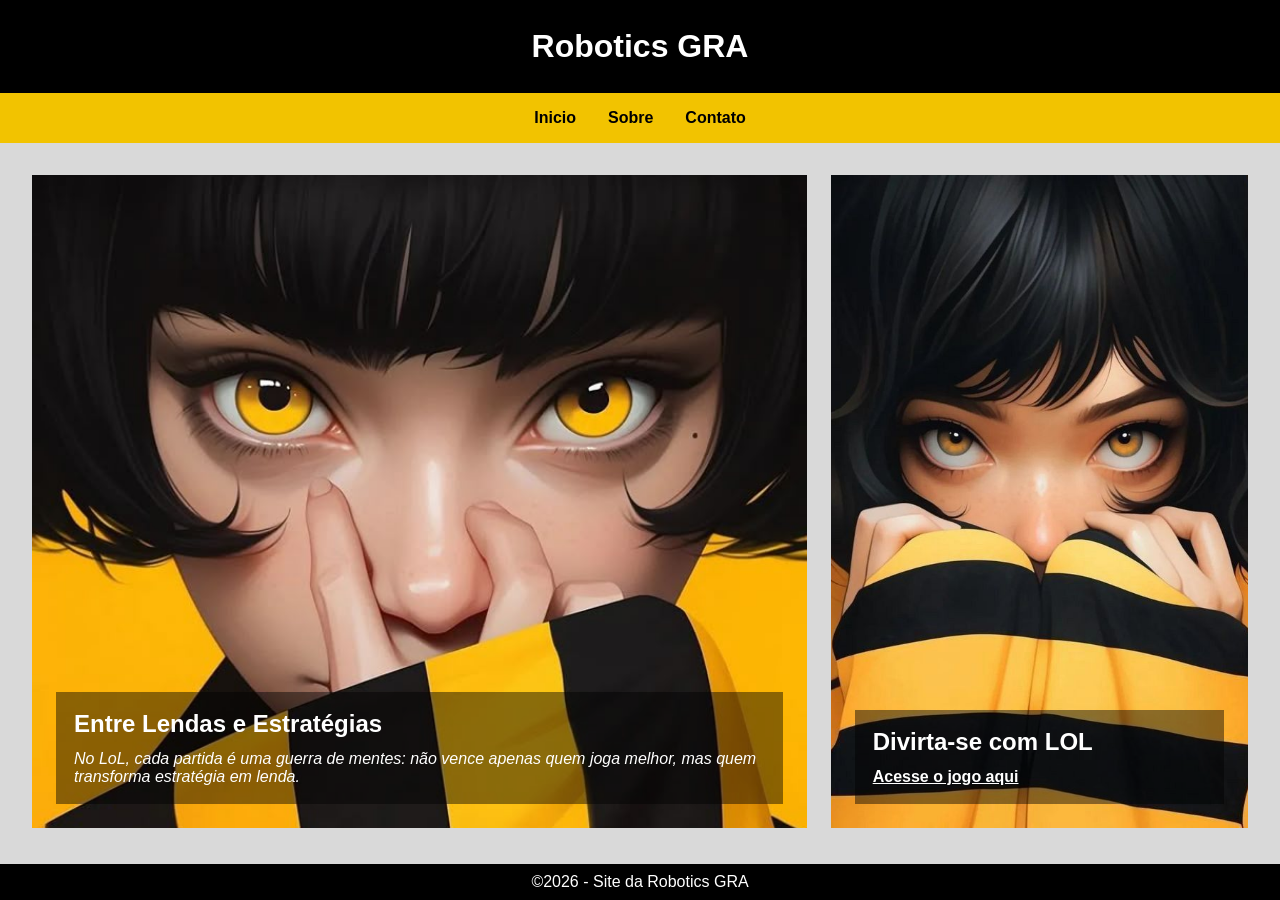
<file: atividade-roboticsgra/index.html>
<!DOCTYPE html>
<html lang="pt-BR">
<head>
    <meta charset="UTF-8">
    <meta name="viewport" content="width=device-width, initial-scale=1.0">
    <title>Robotics GRA</title>
    <link rel="stylesheet" href="style.css">
</head>
<body>
    <header class="topo">
        <h1>Robotics GRA</h1>
    </header>

    <nav class="menu">
        <a href="#">Inicio</a>
        <a href="#">Sobre</a>
        <a href="#">Contato</a>
    </nav>

    <main class="conteudo">
        <section class="principal">
            <img src="img/imagem01.jpg" alt="Imagem principal da Robotics GRA" class="imagem-conteudo">
            <div class="texto-sobreposto">
                <h2> Entre Lendas e Estratégias</h2>
                <p><span style="font-style: italic;">No LoL, cada partida é uma guerra de mentes: não vence apenas quem joga melhor, mas quem transforma estratégia em lenda.</span></p>
            </div>
        </section>

        <aside class="lateral">
            <img src="img/imagem02.jpg" alt="Imagem lateral da Robotics GRA" class="imagem-conteudo">
            <div class="texto-sobreposto">
                <h2>Divirta-se com LOL</h2>
                <p><a href="https://www.leagueoflegends.com/pt-br/" target="_blank" rel="noopener noreferrer">Acesse o jogo aqui</a></p>
            </div>
        </aside>
    </main>

    <footer class="rodape">&copy;2026 - Site da Robotics GRA</footer>
</body>
</html>
</file>
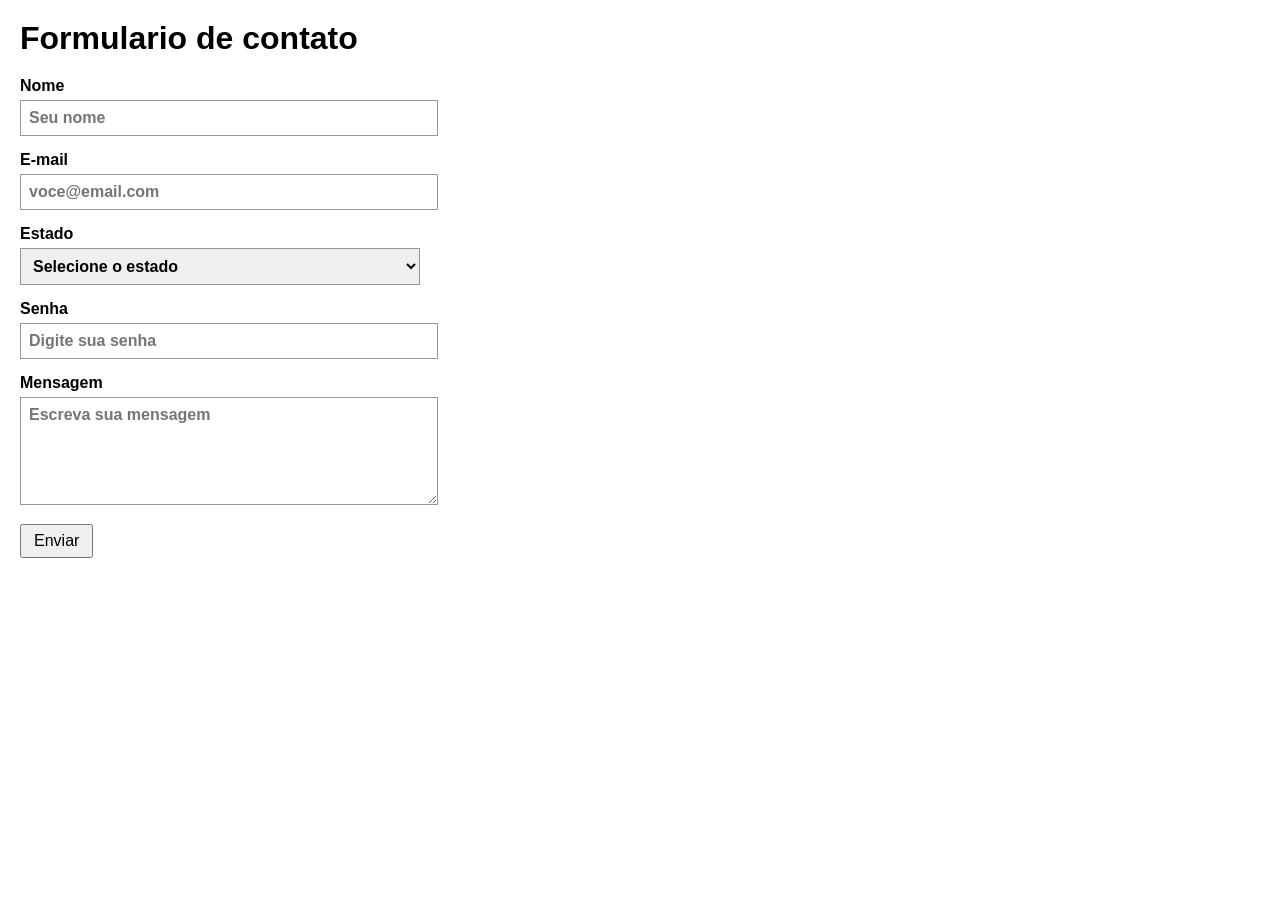
<file: formulariobasico/index.html>
<!DOCTYPE html>
<html lang="pt-BR">
  <head>
    <meta charset="UTF-8" />
    <meta name="viewport" content="width=device-width, initial-scale=1.0" />
    <title>Formulario de Contato</title>
    <link rel="stylesheet" href="style.css" />
  </head>
  <body>
    <div class="formulario">
      <h1>Formulario de contato</h1>

      <form id="formulario">
        <label>
          Nome
          <input type="text" name="name" placeholder="Seu nome" required />
        </label>

        <label>
          E-mail
          <input type="email" name="email" placeholder="voce@email.com" required />
        </label>

        <label>
          Estado
          <select name="state" required>
            <option value="">Selecione o estado</option>
            <option value="BA">Bahia</option>
            <option value="CE">Ceara</option>
            <option value="PB">Paraiba</option>
            <option value="PE">Pernambuco</option>
            <option value="RN">Rio Grande do Norte</option>
          </select>
        </label>

        <label>
          Senha
          <input
            type="password"
            name="password"
            placeholder="Digite sua senha"
            minlength="4"
            required
          />
        </label>

        <label>
          Mensagem
          <textarea
            name="message"
            rows="5"
            placeholder="Escreva sua mensagem"
            required
          ></textarea>
        </label>

        <button type="submit">Enviar</button>
      </form>

      <p id="mensagem"></p>
    </div>

    <script src="script.js"></script>
  </body>
</html>
</file>
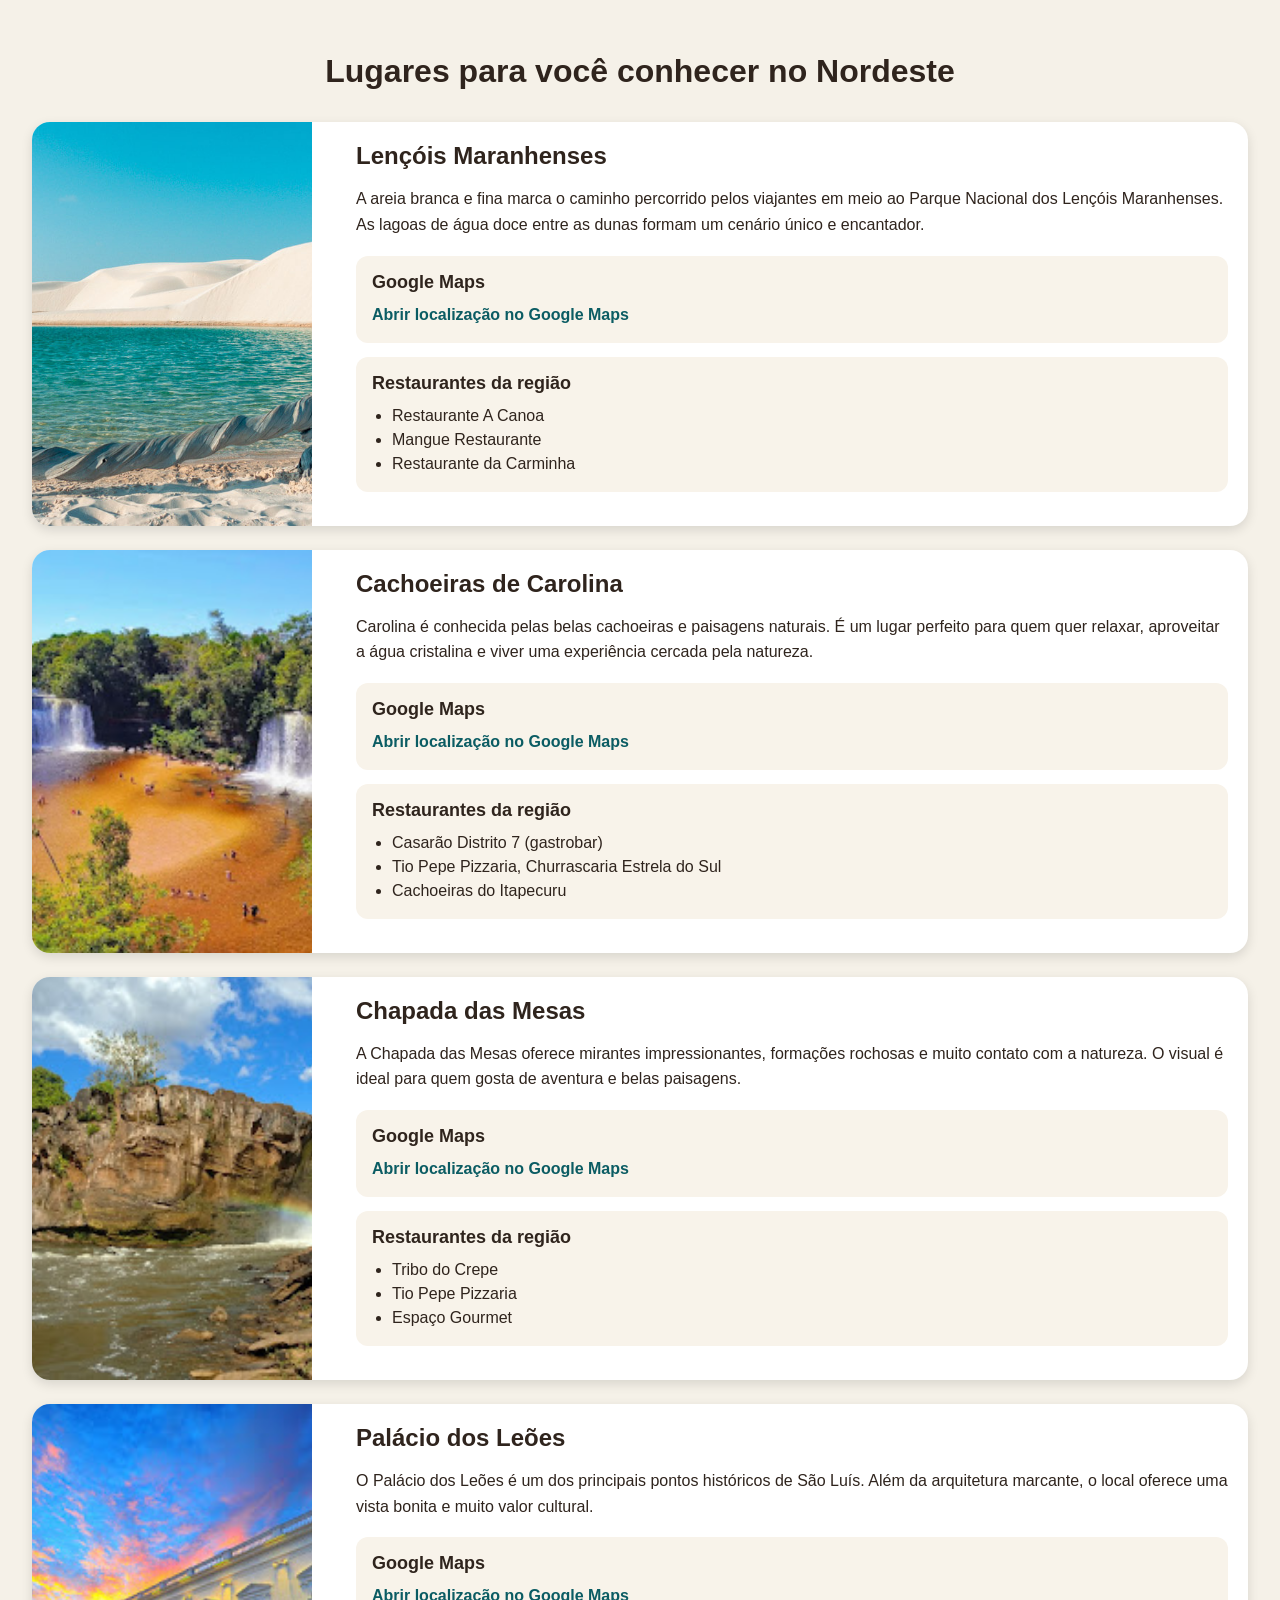
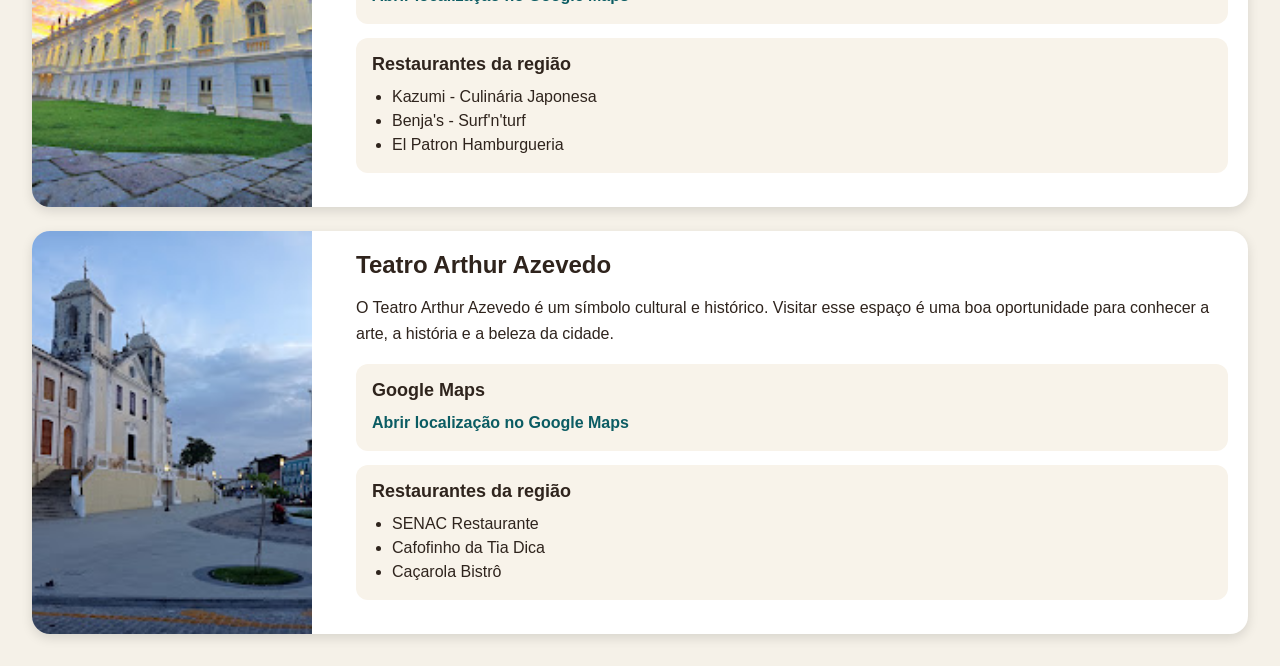
<file: maadeinnordeste-site/index.html>
<!DOCTYPE html>
<html lang="pt-BR">
    <head>
        <meta charset="UTF-8" />
        <meta name="viewport" content="width=device-width, initial-scale=1.0" />
        <title>Made In: Nordeste</title>
        <style>
            body {
                margin: 0;
                padding: 32px;
                font-family: Arial, sans-serif;
                background-color: #f5f1e8;
                color: #2f241d;
            }

            h1 {
                text-align: center;
                margin-bottom: 32px;
            }

            .detalhes-lugares {
                display: grid;
                gap: 24px;
            }

            .detalhe-lugar {
                display: grid;
                grid-template-columns: 280px 1fr;
                gap: 24px;
                align-items: stretch;
                background-color: #ffffff;
                border-radius: 18px;
                overflow: hidden;
                box-shadow: 0 4px 12px rgba(0, 0, 0, 0.12);
            }

            .detalhe-lugar img {
                width: 100%;
                height: 100%;
                min-height: 220px;
                object-fit: cover;
                display: block;
            }

            .info-lugar {
                padding: 20px;
            }

            .info-lugar h2 {
                margin: 0 0 16px;
                font-size: 24px;
            }

            .descricao-lugar {
                margin: 0 0 18px;
                line-height: 1.6;
            }

            .bloco-info {
                background-color: #f8f3ea;
                border-radius: 12px;
                padding: 16px;
                margin-bottom: 14px;
            }

            .bloco-info h3 {
                margin: 0 0 10px;
                font-size: 18px;
            }

            .bloco-info p,
            .bloco-info ul {
                margin: 0;
                line-height: 1.5;
            }

            .bloco-info ul {
                padding-left: 20px;
            }

            .bloco-info a {
                color: #0b5c63;
                text-decoration: none;
                font-weight: bold;
            }

            .bloco-info a:hover {
                text-decoration: underline;
            }

            @media (max-width: 700px) {
                body {
                    padding: 20px;
                }

                .detalhe-lugar {
                    grid-template-columns: 1fr;
                }

                .detalhe-lugar img {
                    min-height: 200px;
                }
            }
        </style>
    </head>
    <body>
        <h1>Lugares para você conhecer no Nordeste</h1>

        <section class="detalhes-lugares">
            <div class="detalhe-lugar">
                <img src="Img/lencois maranhenses.jpg" alt="Lencois Maranhenses" />
                <div class="info-lugar">
                    <h2>Lençóis Maranhenses</h2>
                    <p class="descricao-lugar">
                        A areia branca e fina marca o caminho percorrido pelos viajantes em meio ao
                        Parque Nacional dos Lençóis Maranhenses. As lagoas de água doce entre as
                        dunas formam um cenário único e encantador.
                    </p>
                    <div class="bloco-info">
                        <h3>Google Maps</h3>
                        <p>
                            <a href="https://maps.app.goo.gl/qFttxJwkQUSjbTTY6" target="_blank" rel="noopener noreferrer">
                                Abrir localização no Google Maps
                            </a>
                        </p>
                    </div>
                    <div class="bloco-info">
                        <h3>Restaurantes da região</h3>
                        <ul>
                            <li>Restaurante A Canoa</li>
                            <li>Mangue Restaurante</li>
                            <li>Restaurante da Carminha</li>
                        </ul>
                    </div>
                </div>
            </div>

            <div class="detalhe-lugar">
                <img src="Img/Carolina.jpg" alt="Cachoeiras de Carolina" />
                <div class="info-lugar">
                    <h2>Cachoeiras de Carolina</h2>
                    <p class="descricao-lugar">
                        Carolina é conhecida pelas belas cachoeiras e paisagens naturais. É um lugar
                        perfeito para quem quer relaxar, aproveitar a água cristalina e viver uma
                        experiência cercada pela natureza.
                    </p>
                    <div class="bloco-info">
                        <h3>Google Maps</h3>
                        <p>
                            <a href="https://maps.app.goo.gl/vd6FbXVFSkGKZGxj6" target="_blank" rel="noopener noreferrer">
                                Abrir localização no Google Maps
                            </a>
                        </p>
                    </div>
                    <div class="bloco-info">
                        <h3>Restaurantes da região</h3>
                        <ul>
                            <li>Casarão Distrito 7 (gastrobar)</li>
                            <li>Tio Pepe Pizzaria, Churrascaria Estrela do Sul</li>
                            <li>Cachoeiras do Itapecuru</li>
                        </ul>
                    </div>
                </div>
            </div>

            <div class="detalhe-lugar">
                <img src="Img/Chapada das mesas.jpg" alt="Chapada das Mesas" />
                <div class="info-lugar">
                    <h2>Chapada das Mesas</h2>
                    <p class="descricao-lugar">
                        A Chapada das Mesas oferece mirantes impressionantes, formações rochosas e
                        muito contato com a natureza. O visual é ideal para quem gosta de aventura e
                        belas paisagens.
                    </p>
                    <div class="bloco-info">
                        <h3>Google Maps</h3>
                        <p>
                            <a href="https://maps.app.goo.gl/yEaDRt1f3sPafcXo9" target="_blank" rel="noopener noreferrer">
                                Abrir localização no Google Maps
                            </a>
                        </p>
                    </div>
                    <div class="bloco-info">
                        <h3>Restaurantes da região</h3>
                        <ul>
                            <li>Tribo do Crepe</li>
                            <li>Tio Pepe Pizzaria</li>
                            <li>Espaço Gourmet</li>
                        </ul>
                    </div>
                </div>
            </div>

            <div class="detalhe-lugar">
                <img src="Img/Palácio dos Leões.jpg" alt="Palacio dos Leoes" />
                <div class="info-lugar">
                    <h2>Palácio dos Leões</h2>
                    <p class="descricao-lugar">
                        O Palácio dos Leões é um dos principais pontos históricos de São Luís. Além da
                        arquitetura marcante, o local oferece uma vista bonita e muito valor cultural.
                    </p>
                    <div class="bloco-info">
                        <h3>Google Maps</h3>
                        <p>
                            <a href="https://maps.app.goo.gl/yEaDRt1f3sPafcXo9" target="_blank" rel="noopener noreferrer">
                                Abrir localização no Google Maps
                            </a>
                        </p>
                    </div>
                    <div class="bloco-info">
                        <h3>Restaurantes da região</h3>
                        <ul>
                            <li>Kazumi - Culinária Japonesa</li>
                            <li>Benja's - Surf'n'turf</li>
                            <li>El Patron Hamburgueria</li>
                        </ul>
                    </div>
                </div>
            </div>

            <div class="detalhe-lugar">
                <img src="Img/Teatro Arthur.jpg" alt="Teatro Arthur Azevedo" />
                <div class="info-lugar">
                    <h2>Teatro Arthur Azevedo</h2>
                    <p class="descricao-lugar">
                        O Teatro Arthur Azevedo é um símbolo cultural e histórico. Visitar esse espaço
                        é uma boa oportunidade para conhecer a arte, a história e a beleza da cidade.
                    </p>
                    <div class="bloco-info">
                        <h3>Google Maps</h3>
                        <p>
                            <a href="https://maps.app.goo.gl/HP9EBGtwq3cFQuCW7" target="_blank" rel="noopener noreferrer">
                                Abrir localização no Google Maps
                            </a>
                        </p>
                    </div>
                    <div class="bloco-info">
                        <h3>Restaurantes da região</h3>
                        <ul>
                            <li>SENAC Restaurante</li>
                            <li>Cafofinho da Tia Dica</li>
                            <li>Caçarola Bistrô</li>
                        </ul>
                    </div>
                </div>
            </div>
        </section>
    </body>
</html>
</file>
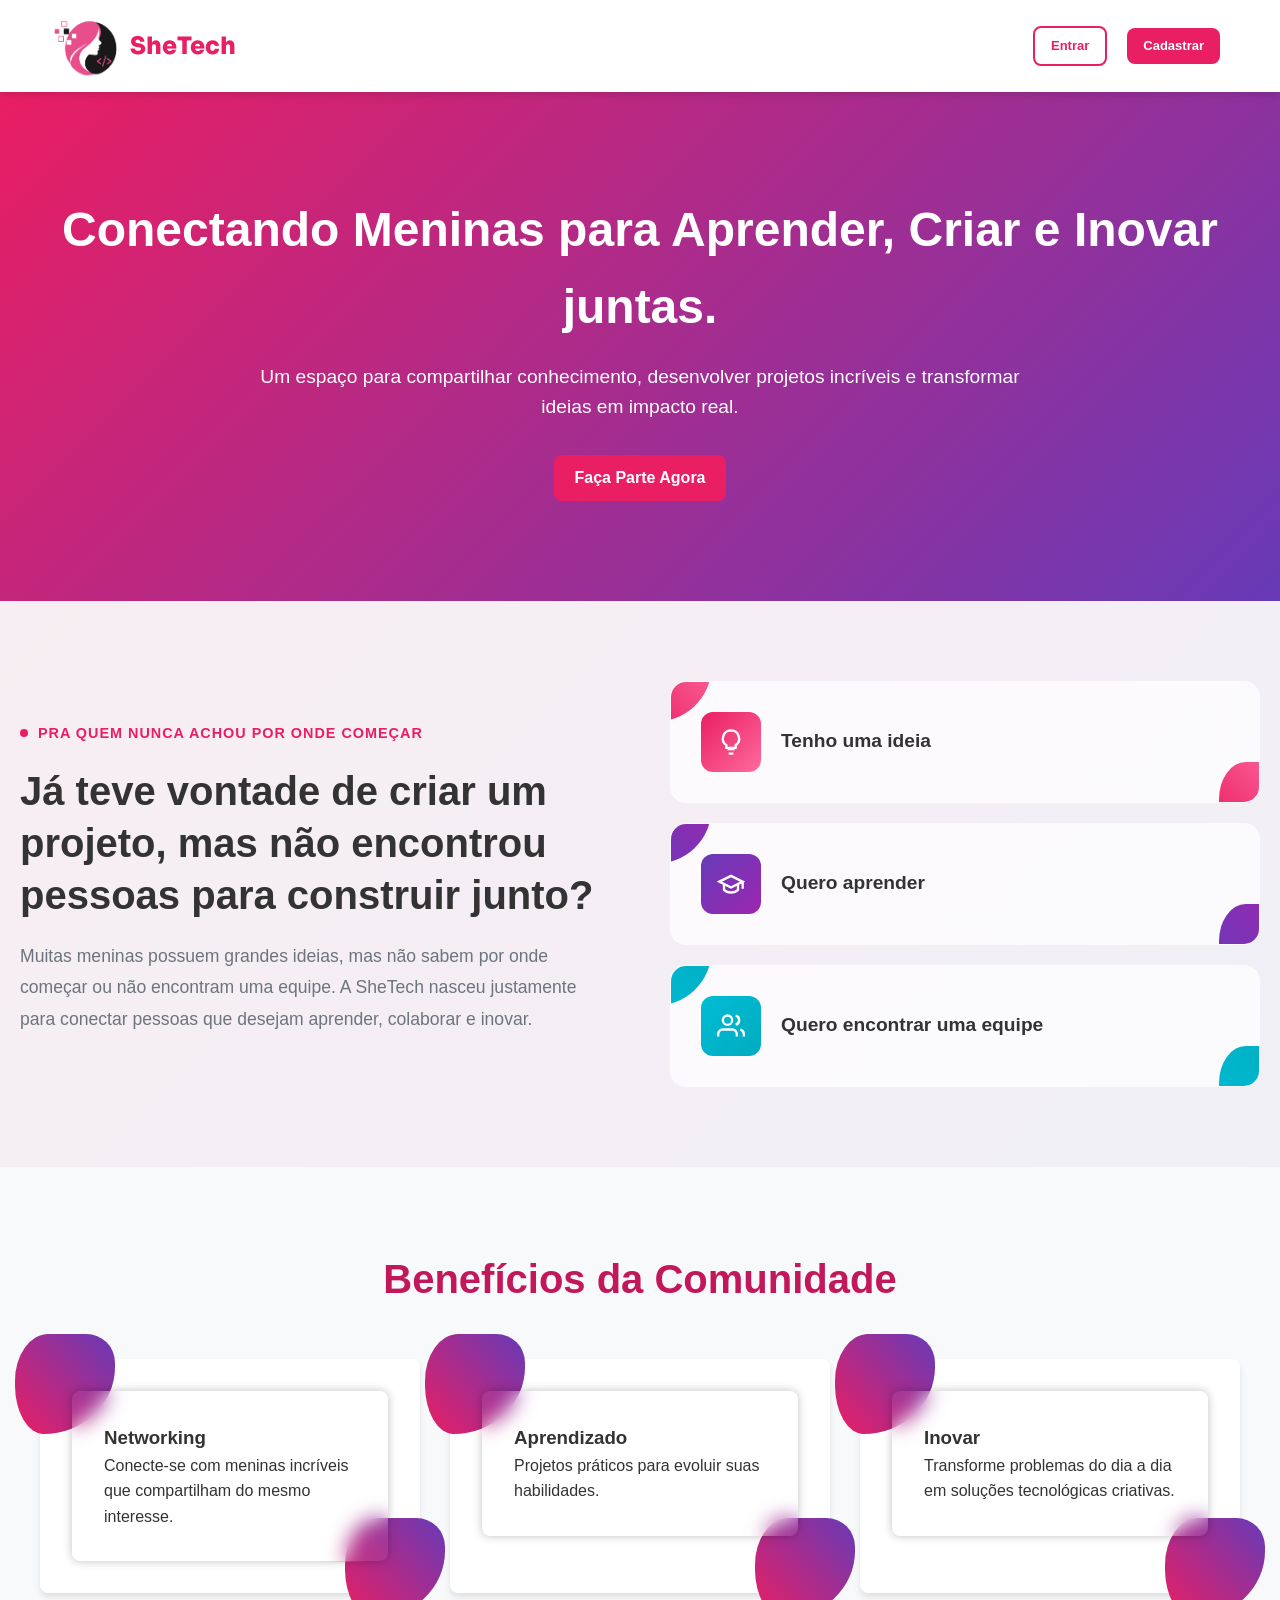
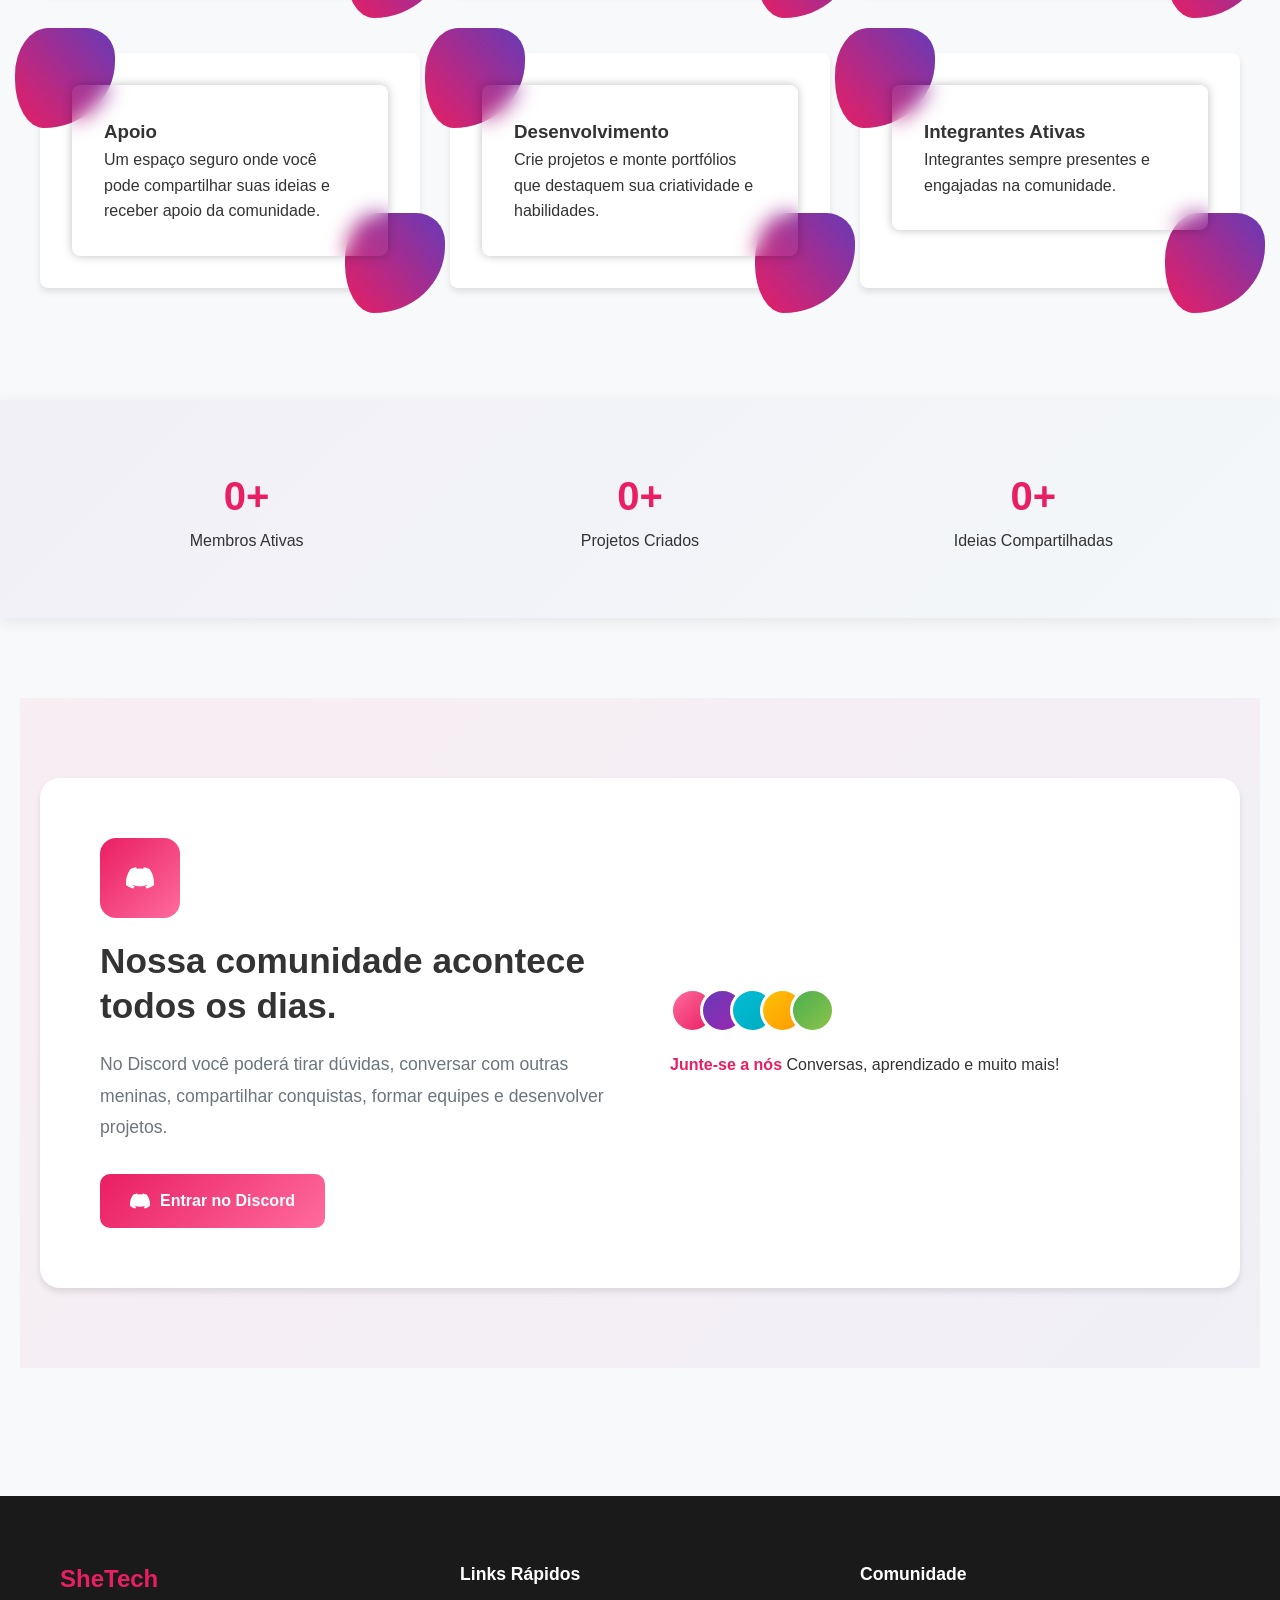
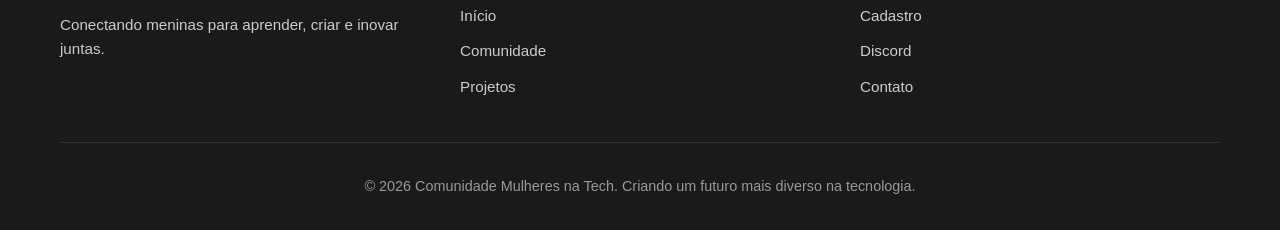
<file: PLATAFORMA-SHE_TECH/index.html>
<!DOCTYPE html>
<html lang="pt-br">

<head>
    <meta charset="UTF-8">
    <meta name="viewport" content="width=device-width, initial-scale=1.0">
    <title>SheTech</title>
    <link rel="stylesheet" href="vendor/fonts/fonts.css">
    <link rel="stylesheet" href="css/index.css">
    <link rel="stylesheet" href="vendor/lucide/lucide.css">
</head>

<body>
    <header>
        <div class="container">
            <nav>
                <div class="logo">
                    <img src="assets/logo-principal/logo-principal-oficial.png" alt="Logo SheTech" class="logo-img">
                    <span>SheTech</span>
                </div>
                <div class="nav-links" id="auth-links">
                    <!-- Dynamic links via JS -->
                </div>
            </nav>
        </div>
    </header>

    <section class="hero">
        <div class="container">
            <h1>Conectando Meninas para Aprender, Criar e Inovar juntas.</h1>
            <p>Um espaço para compartilhar conhecimento, desenvolver projetos incríveis e transformar ideias em impacto real.</p>
            <div class="hero-btns" id="hero-auth-btns">
                <a href="cadastro.html" class="btn btn-primary">Faça Parte Agora</a>
            </div>
        </div>
    </section>

    <section>
        <div class="wrap">
            <div class="lonely-grid reveal">
                <div class="lonely-copy">
                    <span class="eyebrow"><span class="dot"></span>Pra quem nunca achou por onde começar</span>
                    <h2 style="margin-top:20px;">Já teve vontade de criar um projeto, mas não encontrou pessoas para construir junto?</h2>
                    <p>Muitas meninas possuem grandes ideias, mas não sabem por onde começar ou não encontram uma equipe. A SheTech nasceu justamente para conectar pessoas que desejam aprender, colaborar e inovar.</p>
                </div>
                <div class="lonely-cards">
                    <div class="glass-card lonely-card">
                        <div class="circle"></div>
                        <div class="circle"></div>
                        <div class="glass-card-inner">
                            <div class="ic c1"><svg width="24" height="24" viewBox="0 0 24 24" fill="none" stroke="currentColor" stroke-width="2"><path d="M9 18h6"/><path d="M10 22h4"/><path d="M12 2a7 7 0 0 0-4 12.7V17h8v-2.3A7 7 0 0 0 12 2Z"/></svg></div>
                            <h4>Tenho uma ideia</h4>
                        </div>
                    </div>
                    <div class="glass-card lonely-card">
                        <div class="circle"></div>
                        <div class="circle"></div>
                        <div class="glass-card-inner">
                            <div class="ic c2"><svg width="24" height="24" viewBox="0 0 24 24" fill="none" stroke="currentColor" stroke-width="2"><path d="M22 10v6M2 10l10-5 10 5-10 5z"/><path d="M6 12v5c3 3 9 3 12 0v-5"/></svg></div>
                            <h4>Quero aprender</h4>
                        </div>
                    </div>
                    <div class="glass-card lonely-card">
                        <div class="circle"></div>
                        <div class="circle"></div>
                        <div class="glass-card-inner">
                            <div class="ic c3"><svg width="24" height="24" viewBox="0 0 24 24" fill="none" stroke="currentColor" stroke-width="2"><path d="M17 21v-2a4 4 0 0 0-4-4H5a4 4 0 0 0-4 4v2"/><circle cx="9" cy="7" r="4"/><path d="M23 21v-2a4 4 0 0 0-3-3.87"/><path d="M16 3.13a4 4 0 0 1 0 7.75"/></svg></div>
                            <h4>Quero encontrar uma equipe</h4>
                        </div>
                    </div>
                </div>
            </div>
        </div>
    </section>

    <section id="beneficios" class="container" style="padding: 80px 0;">
        <h2 class="section-title">Benefícios da Comunidade</h2>
        <div class="grid">
            <div class="card">
                <div class="circle"></div>
                <div class="circle"></div>
                <div class="card-inner">
                    <h3>Networking</h3>
                    <p>Conecte-se com meninas incríveis que compartilham do mesmo interesse.</p>
                </div>
            </div>
            <div class="card">
                <div class="circle"></div>
                <div class="circle"></div>
                <div class="card-inner">
                    <h3>Aprendizado</h3>
                    <p>Projetos práticos para evoluir suas habilidades.</p>
                </div>
            </div>
            <div class="card">
                <div class="circle"></div>
                <div class="circle"></div>
                <div class="card-inner">
                    <h3>Inovar</h3>
                    <p>Transforme problemas do dia a dia em soluções tecnológicas criativas.</p>
                </div>
            </div>
            <div class="card">
                <div class="circle"></div>
                <div class="circle"></div>
                <div class="card-inner">
                    <h3>Apoio</h3>
                    <p>Um espaço seguro onde você pode compartilhar suas ideias e receber apoio da comunidade.</p>
                </div>
            </div>
            <div class="card">
                <div class="circle"></div>
                <div class="circle"></div>
                <div class="card-inner">
                    <h3>Desenvolvimento</h3>
                    <p>Crie projetos e monte portfólios que destaquem sua criatividade e habilidades.</p>
                </div>
            </div>
            <div class="card">
                <div class="circle"></div>
                <div class="circle"></div>
                <div class="card-inner">
                    <h3>Integrantes Ativas</h3>
                    <p>Integrantes sempre presentes e engajadas na comunidade.</p>
                </div>
            </div>
        </div>
    </section>

    <section class="stats stats-glow">
        <div class="stats-glow-bg"></div>
        <div class="container">
            <div class="stats-grid">
                <div class="stat-item">
                    <h2 id="stat-members">100+</h2>
                    <p>Membros Ativas</p>
                </div>
                <div class="stat-item">
                    <h2 id="stat-projects">20+</h2>
                    <p>Projetos Criados</p>
                </div>
                <div class="stat-item">
                    <h2 id="stat-events">50+</h2>
                    <p>Ideias Compartilhadas</p>
                </div>
            </div>
        </div>
    </section>

    <section id="comunidade">
        <div class="wrap">
            <div class="discord-card reveal">
                <div>
                    <div class="discord-badge-lg">
                        <svg width="28" height="28" viewBox="0 0 24 24" fill="white"><path d="M20.317 4.37a19.79 19.79 0 0 0-4.885-1.515.07.07 0 0 0-.073.035c-.21.375-.444.864-.608 1.25a18.27 18.27 0 0 0-5.487 0 12.6 12.6 0 0 0-.617-1.25.07.07 0 0 0-.073-.036 19.736 19.736 0 0 0-4.885 1.516.064.064 0 0 0-.03.027C.533 9.046-.32 13.58.099 18.057a.08.08 0 0 0 .031.055 20.03 20.03 0 0 0 5.993 2.98.078.078 0 0 0 .084-.026 14.09 14.09 0 0 0 1.226-1.963.074.074 0 0 0-.041-.103 13.2 13.2 0 0 1-1.872-.878.075.075 0 0 1-.008-.125c.126-.093.252-.19.372-.287a.07.07 0 0 1 .071-.01c3.927 1.764 8.18 1.764 12.061 0a.07.07 0 0 1 .072.009c.12.098.246.195.373.288a.075.075 0 0 1-.006.125c-.598.344-1.22.635-1.873.877a.075.075 0 0 0-.04.104c.36.687.772 1.341 1.225 1.962a.077.077 0 0 0 .084.028 19.96 19.96 0 0 0 6.002-2.981.077.077 0 0 0 .032-.054c.5-5.177-.838-9.674-3.549-13.66a.06.06 0 0 0-.031-.028Z"/></svg>
                    </div>
                    <h2>Nossa comunidade acontece todos os dias.</h2>
                    <p>No Discord você poderá tirar dúvidas, conversar com outras meninas, compartilhar conquistas, formar equipes e desenvolver projetos.</p>
                    <a href="https://discord.gg/hkc34REy9" class="btn btn-discord">
                        <svg width="18" height="18" viewBox="0 0 24 24" fill="white"><path d="M20.317 4.37a19.79 19.79 0 0 0-4.885-1.515.07.07 0 0 0-.073.035c-.21.375-.444.864-.608 1.25a18.27 18.27 0 0 0-5.487 0 12.6 12.6 0 0 0-.617-1.25.07.07 0 0 0-.073-.036 19.736 19.736 0 0 0-4.885 1.516.064.064 0 0 0-.03.027C.533 9.046-.32 13.58.099 18.057a.08.08 0 0 0 .031.055 20.03 20.03 0 0 0 5.993 2.98.078.078 0 0 0 .084-.026 14.09 14.09 0 0 0 1.226-1.963.074.074 0 0 0-.041-.103 13.2 13.2 0 0 1-1.872-.878.075.075 0 0 1-.008-.125c.126-.093.252-.19.372-.287a.07.07 0 0 1 .071-.01c3.927 1.764 8.18 1.764 12.061 0a.07.07 0 0 1 .072.009c.12.098.246.195.373.288a.075.075 0 0 1-.006.125c-.598.344-1.22.635-1.873.877a.075.075 0 0 0-.04.104c.36.687.772 1.341 1.225 1.962a.077.077 0 0 0 .084.028 19.96 19.96 0 0 0 6.002-2.981.077.077 0 0 0 .032-.054c.5-5.177-.838-9.674-3.549-13.66a.06.06 0 0 0-.031-.028Z"/></svg>
                        Entrar no Discord
                    </a>
                </div>
                <div class="discord-avatars">
                    <div class="avatar-cluster">
                        <span class="av"></span><span class="av"></span><span class="av"></span><span class="av"></span><span class="av"></span>
                    </div>
                    <div class="avatar-count"><b>Junte-se a nós</b>  Conversas, aprendizado e muito mais!</div>
                </div>
            </div>
        </div>
    </section>

    <footer>
        <div class="container footer-container">
            <div class="footer-content">
                <div class="footer-brand">
                    <h3>SheTech</h3>
                    <p>Conectando meninas para aprender, criar e inovar juntas.</p>
                </div>
                <div class="footer-links">
                    <h4>Links Rápidos</h4>
                    <ul>
                        <li><a href="index.html">Início</a></li>
                        <li><a href="#beneficios">Comunidade</a></li>
                        <li><a href="projetos.html">Projetos</a></li>
                    </ul>
                </div>
                <div class="footer-links">
                    <h4>Comunidade</h4>
                    <ul>
                        <li><a href="cadastro.html">Cadastro</a></li>
                        <li><a href="https://discord.gg/hkc34REy9" target="_blank">Discord</a></li>
                        <li><a href="#">Contato</a></li>
                    </ul>
                </div>
            </div>
            <div class="footer-bottom">
                <p>&copy; 2026 Comunidade Mulheres na Tech. Criando um futuro mais diverso na tecnologia.</p>
            </div>
        </div>
    </footer>

    <script src="js/app.js"></script>
    
    <script src="js/index.js"></script>
</body>

</html>
</file>
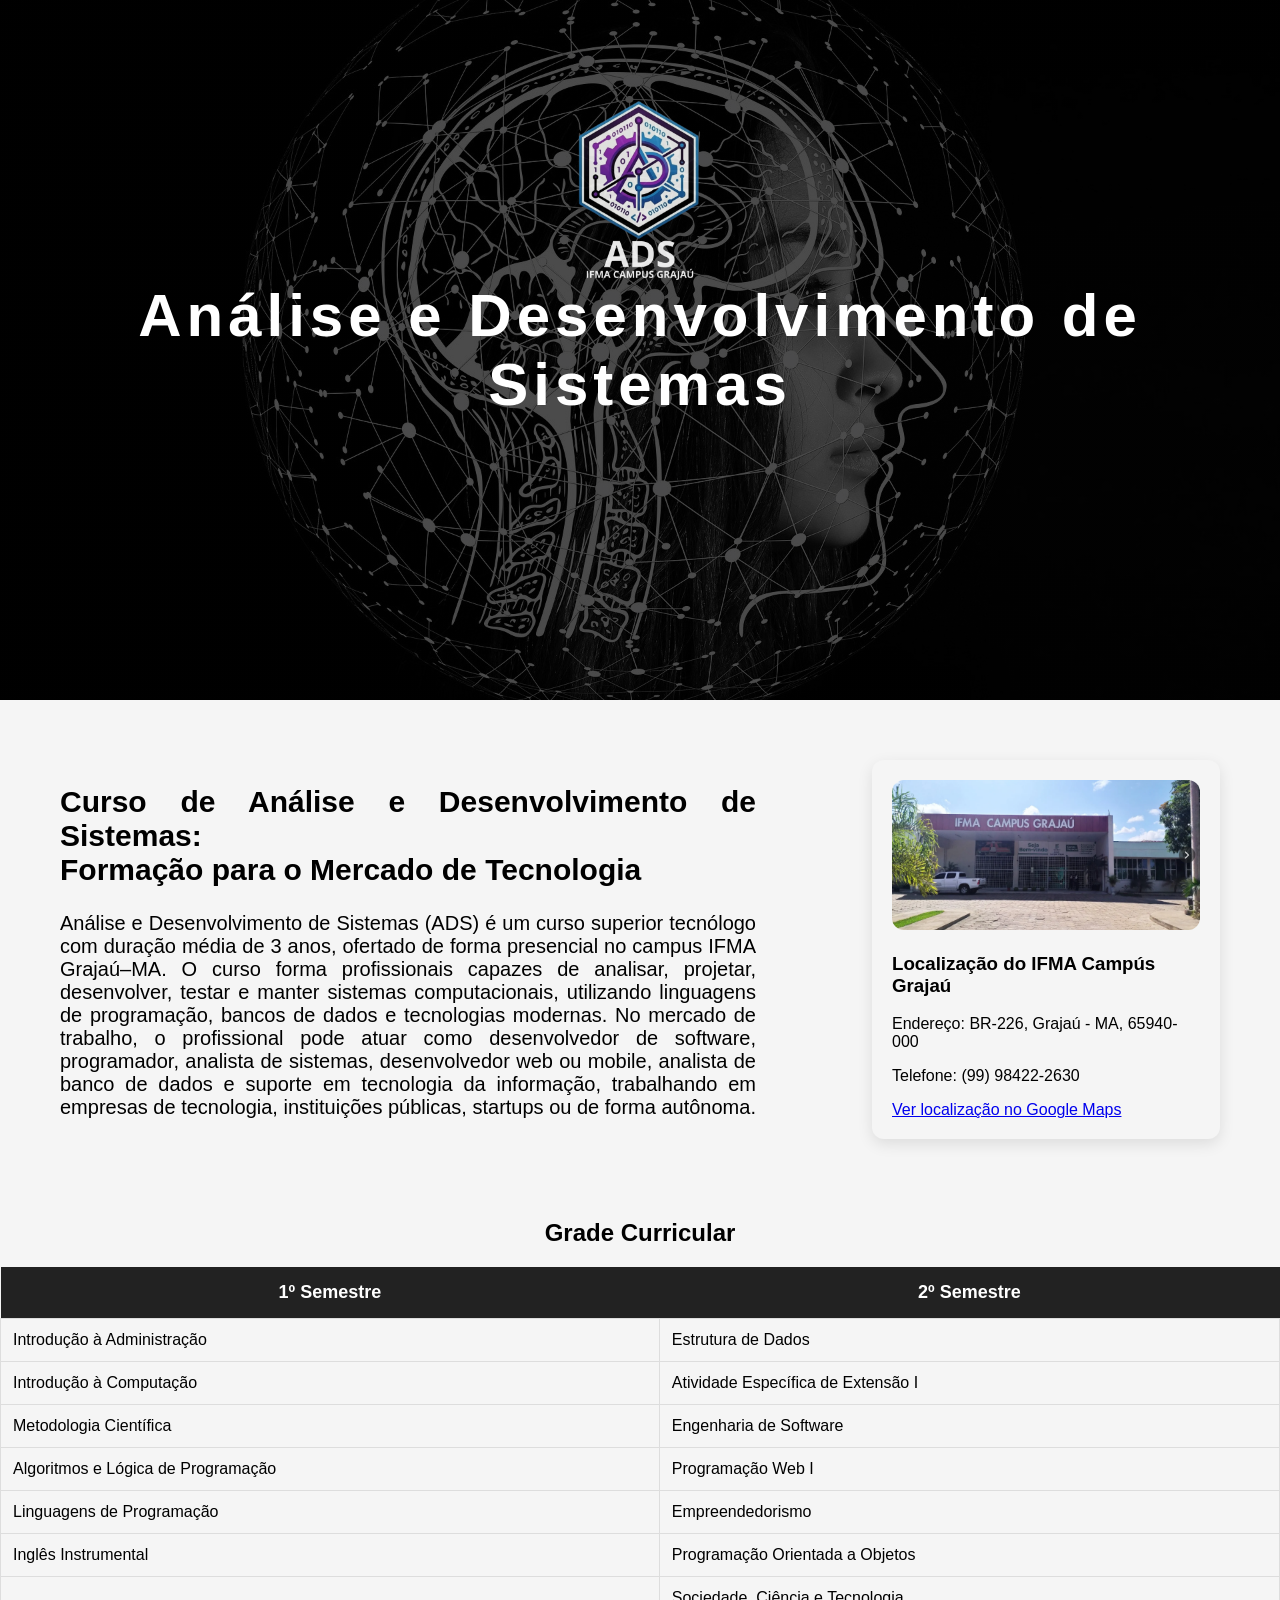
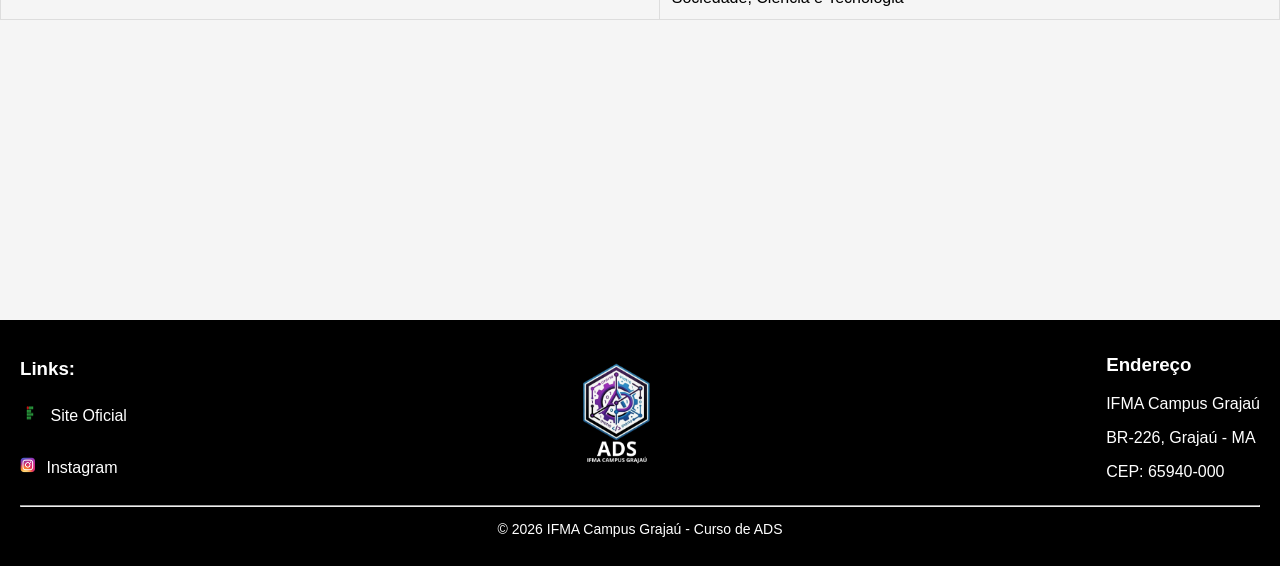
<file: siteprogramacaoweb/index.html>
<!DOCTYPE html>
<html lang="pt-br">
<head>
<meta charset="UTF-8">
<meta name="viewport" content="width=device-width, initial-scale=1.0">
<title>ADS - Análise e Desenvolvimento de Sistemas</title>
<link rel="stylesheet" href="style.css">
</head>

<body>
</body>
</header>

<!-- start -->
<section class="start">
    <img src="images/ADS.png" alt="Logo" class="logo">
    <div class="start-text">
        <h1>Análise e Desenvolvimento de Sistemas</h1>
    </div>
</section>

<!-- sobre o curso -->
<section class="sobre">

  <div class="texto">
    <h2>Curso de Análise e Desenvolvimento de Sistemas:<br>
    Formação para o Mercado de Tecnologia</h2>

    <p>
   Análise e Desenvolvimento de Sistemas (ADS) é um curso superior tecnólogo com duração média de 3 
   anos, ofertado de forma presencial no campus IFMA Grajaú–MA.
   O curso forma profissionais capazes de analisar, projetar, desenvolver, testar e manter sistemas computacionais, utilizando linguagens de programação, bancos de dados e tecnologias modernas.
   No mercado de trabalho, o profissional pode atuar como desenvolvedor de software, programador, analista de sistemas, desenvolvedor web ou mobile, analista de banco de dados e suporte em tecnologia da informação, trabalhando em empresas de tecnologia, instituições públicas, startups ou de forma autônoma.
    </p>
  </div>

  <div class="cards">

    <div class="card">
      <img src="images/campus grajau.png" alt="Localização" class="imagem-card1">
      <h3>Localização do IFMA Campús Grajaú</h3>
      <p>Endereço: BR-226, Grajaú - MA, 65940-000</p>
      <p>Telefone: (99) 98422-2630</p>

      <a href="https://maps.app.goo.gl/41k3hF4ibmHcjxjz9" target="_blank">
        Ver localização no Google Maps
      </a>
    </div>

<!-- grade curricular -->

</section>
<h2 class="titulo-grade">Grade Curricular</h2>

<table class="grade-curricular">

<thead>
<tr>
<th>1º Semestre</th>
<th>2º Semestre</th>
</tr>
</thead>

<tbody>

<tr>
<td>Introdução à Administração</td>
<td>Estrutura de Dados</td>
</tr>

<tr>
<td>Introdução à Computação</td>
<td>Atividade Específica de Extensão I</td>
</tr>

<tr>
<td>Metodologia Científica</td>
<td>Engenharia de Software</td>
</tr>

<tr>
<td>Algoritmos e Lógica de Programação</td>
<td>Programação Web I</td>
</tr>

<tr>
<td>Linguagens de Programação</td>
<td>Empreendedorismo</td>
</tr>

<tr>
<td>Inglês Instrumental</td>
<td>Programação Orientada a Objetos</td>
</tr>

<tr>
<td></td>
<td>Sociedade, Ciência e Tecnologia</td>
</tr>

</tbody>

</table>

</section>
<footer class="footer">

<div class="footer-container">

<!-- ESQUERDA -->
<div class="footer-links">
<h3>Links:</h3>

<p>
<img src="images/logo ifma.png" class="icon1">
<a href="https://grajau.ifma.edu.br/">Site Oficial</a>
</p>

<p>
<img src="images/icone instagram.png" class="icon2">
<a href="https://www.instagram.com/ifma.grajau/">Instagram</a>
</p>

</div>

<!-- CENTRO -->
<div class="footer-logo">
<img src="images/ADS.png" alt="Logo ADS">
</div>

<!-- DIREITA -->
<div class="footer-endereco">
<h3>Endereço</h3>
<p>IFMA Campus Grajaú</p>
<p>BR-226, Grajaú - MA</p>
<p>CEP: 65940-000</p>
</div>

</div>

<hr>

<p class="copyright" style="text-align: center; font-size: 14px;">
© 2026 IFMA Campus Grajaú - Curso de ADS
</p>

</footer>
</body>
</html>
</file>
<file: atividade-roboticsgra/style.css>
/* Configuração geral */
* {
    margin: 0;
    padding: 0;
    box-sizing: border-box;
}

body {
    font-family: Arial, sans-serif;
    background-color: #d9d9d9;
    color: #1f1f1f;
    min-height: 100vh;
    display: flex;
    flex-direction: column;
}

.topo {
    background-color: #000000;
    color: #ffffff;
    text-align: center;
    padding: 28px 16px;
}

.menu {
    background-color: #f2c300;
    display: flex;
    justify-content: center;
    flex-wrap: wrap;
    gap: 32px;
    padding: 16px;
}

.menu a {
    color: #000000;
    text-decoration: none;
    font-weight: bold;
}

.conteudo {
    display: flex;
    flex-wrap: wrap;
    gap: 24px;
    margin: 32px 32px 12px;
    align-items: stretch;
    flex: 1;
}

.principal {
    background-color: #c6c6c6;
    flex: 2 1 420px;
    padding: 24px;
    min-height: 270px;
    overflow: hidden;
    position: relative;
    display: flex;
    align-items: flex-end;
}

.lateral {
    background-color: #7a7a7a;
    color: #ffffff;
    flex: 1 1 240px;
    padding: 24px;
    min-height: 280px;
    overflow: hidden;
    position: relative;
    display: flex;
    align-items: flex-end;
}

.imagem-conteudo {
    position: absolute;
    inset: 0;
    width: 100%;
    height: 100%;
    object-fit: cover;
    display: block;
}

.texto-sobreposto {
    position: relative;
    z-index: 1;
    width: 100%;
    padding: 18px;
    background-color: rgba(0, 0, 0, 0.45);
    color: #ffffff;
}

.texto-sobreposto h2 {
    margin-bottom: 12px;
}

.texto-sobreposto a {
    color: #ffffff;
    font-weight: bold;
}

.rodape {
    height: 36px;
    background-color: #000000;
    margin-top: 24px;
    color: #ffffff;
    display: flex;
    align-items: center;
    justify-content: center;
}
</file>
<file: formulariobasico/style.css>
body {
  margin: 20px;
  font-family: Arial, sans-serif;
}

.formulario {
  max-width: 400px;
}

h1 {
  margin-top: 0;
  margin-bottom: 20px;
}

form {
  display: flex;
  flex-direction: column;
}

label {
  margin-bottom: 15px;
  font-weight: bold;
}

input,
select,
textarea,
button {
  font: inherit;
}

input,
select,
textarea {
  width: 100%;
  padding: 8px;
  margin-top: 5px;
  border: 1px solid #999;
}

textarea {
  resize: vertical;
}

button {
  width: fit-content;
  padding: 6px 12px;
  cursor: pointer;
}

#mensagem {
  margin-top: 12px;
}
</file>
<file: PLATAFORMA-SHE_TECH/vendor/fonts/fonts.css>
@font-face {
  font-family: 'Inter';
  font-style: normal;
  font-weight: 300;
  font-display: swap;
  src: url(font_3.ttf) format('truetype');
}
@font-face {
  font-family: 'Inter';
  font-style: normal;
  font-weight: 400;
  font-display: swap;
  src: url(font_2.ttf) format('truetype');
}
@font-face {
  font-family: 'Inter';
  font-style: normal;
  font-weight: 500;
  font-display: swap;
  src: url(font_1.ttf) format('truetype');
}
@font-face {
  font-family: 'Inter';
  font-style: normal;
  font-weight: 600;
  font-display: swap;
  src: url(font_0.ttf) format('truetype');
}
@font-face {
  font-family: 'Sora';
  font-style: normal;
  font-weight: 400;
  font-display: swap;
  src: url(font_4.ttf) format('truetype');
}
@font-face {
  font-family: 'Sora';
  font-style: normal;
  font-weight: 600;
  font-display: swap;
  src: url(font_6.ttf) format('truetype');
}
@font-face {
  font-family: 'Sora';
  font-style: normal;
  font-weight: 700;
  font-display: swap;
  src: url(font_5.ttf) format('truetype');
}
@font-face {
  font-family: 'Sora';
  font-style: normal;
  font-weight: 800;
  font-display: swap;
  src: url(font_7.ttf) format('truetype');
}
</file>
<file: PLATAFORMA-SHE_TECH/css/index.css>
:root {
    --primary-color: #e91e63;
    --primary-dark: #c2185b;
    --secondary-color: #673ab7;
    --accent-color: #00bcd4;
    --text-color: #333;
    --light-bg: #f8f9fa;
    --white: #ffffff;
    --gray: #6c757d;
    --border-radius: 8px;
    --shadow: 0 4px 6px rgba(0, 0, 0, 0.1);
}

* {
    margin: 0;
    padding: 0;
    box-sizing: border-box;
}

body {
    font-family: 'Segoe UI', Tahoma, Geneva, Verdana, sans-serif;
    line-height: 1.6;
    color: var(--text-color);
    background-color: var(--light-bg);
}

a {
    text-decoration: none;
    color: inherit;
}

ul {
    list-style: none;
}

.container {
    max-width: 1200px;
    margin: 0 auto;
    padding: 0 20px;
}

header {
    background: var(--white);
    box-shadow: var(--shadow);
    padding: 1rem 0;
    position: sticky;
    top: 0;
    z-index: 1000;
}

nav {
    display: flex;
    justify-content: space-between;
    align-items: center;
}

.logo {
    font-family: 'Sora', sans-serif;
    font-size: 1.5rem;
    font-weight: 800;
    color: var(--primary-color);
}

.logo {
    display: flex;
    align-items: center;
    gap: 10px;
}

.logo-img {
    width: 60px;
    height: 60px;
    object-fit: contain;
    transform: scale(5);
    /* aumenta 50% */
}

.nav-links {
    display: flex;
    gap: 20px;
    align-items: center;
}

.btn {
    padding: 10px 20px;
    border-radius: var(--border-radius);
    border: none;
    cursor: pointer;
    font-weight: 600;
    transition: 0.3s;
    display: inline-block;
    text-align: center;
}

.btn-primary {
    background: var(--primary-color);
    color: var(--white);
}

.btn-primary:hover {
    background: var(--primary-dark);
}

.btn-outline {
    background: transparent;
    border: 2px solid var(--primary-color);
    color: var(--primary-color);
}

.btn-outline:hover {
    background: var(--primary-color);
    color: var(--white);
}

.badge {
    background: var(--accent-color);
    color: var(--white);
    padding: 4px 10px;
    border-radius: 20px;
    font-size: 0.8rem;
    display: inline-block;
    margin-top: 10px;
}

footer {
    background: #1a1a1a;
    color: var(--white);
    padding: 4rem 0 2rem 0;
    margin-top: 3rem;
}

.footer-container {
    display: flex;
    flex-direction: column;
    gap: 2rem;
}

.footer-content {
    display: grid;
    grid-template-columns: 1fr 1fr 1fr;
    gap: 40px;
}

.footer-brand {
    display: flex;
    flex-direction: column;
    gap: 15px;
}

.footer-logo {
    width: 60px;
    height: 60px;
    object-fit: contain;
}

.footer-brand h3 {
    font-size: 1.5rem;
    color: var(--primary-color);
    margin: 0;
}

.footer-brand p {
    font-size: 0.95rem;
    color: #ccc;
    line-height: 1.6;
    margin: 0;
}

.footer-links h4 {
    font-size: 1.1rem;
    color: var(--white);
    margin-bottom: 15px;
    margin-top: 0;
}

.footer-links ul {
    list-style: none;
    padding: 0;
    margin: 0;
}

.footer-links li {
    margin-bottom: 10px;
}

.footer-links a {
    color: #ccc;
    text-decoration: none;
    transition: color 0.3s;
    font-size: 0.95rem;
}

.footer-links a:hover {
    color: var(--primary-color);
}

.footer-bottom {
    text-align: center;
    padding-top: 2rem;
    border-top: 1px solid #333;
    font-size: 0.9rem;
    color: #999;
}

.hero {
    padding: 100px 0;
    text-align: center;
    background: linear-gradient(135deg, var(--primary-color), var(--secondary-color));
    color: var(--white);
}

.hero h1 {
    font-size: 3rem;
    margin-bottom: 1rem;
}

.hero p {
    font-size: 1.2rem;
    margin-bottom: 2rem;
    max-width: 800px;
    margin-left: auto;
    margin-right: auto;
}

.section-title {
    text-align: center;
    margin-bottom: 3rem;
    font-size: 2.5rem;
    color: var(--primary-dark);
}

.grid {
    display: grid;
    grid-template-columns: repeat(auto-fit, minmax(300px, 1fr));
    gap: 30px;
    margin-bottom: 2rem;
}

.card {
    background: var(--white);
    padding: 2rem;
    border-radius: var(--border-radius);
    box-shadow: var(--shadow);
    transition: all 0.2s;
    position: relative;
    cursor: pointer;
}

.card:nth-child(n+4) {
    margin-top: 30px;
}

.card-inner {
    width: inherit;
    height: inherit;
    background: rgba(255, 255, 255, 0.05);
    box-shadow: 0 0 10px rgba(0, 0, 0, 0.25);
    backdrop-filter: blur(10px);
    border-radius: 8px;
    padding: 2rem;
    position: relative;
    z-index: 2;
}

.card:hover {
    transform: scale(1.04) rotate(1deg);
}

.circle {
    width: 100px;
    height: 100px;
    background: repeating-linear-gradient(48deg, #e91e63 0%, #673ab7 100%);
    border-radius: 35% 30% 75% 30% / 49% 30% 70% 51%;
    position: absolute;
    animation: move-up6 2s ease-in infinite alternate-reverse;
    z-index: 1;
}

.circle:nth-child(1) {
    top: -25px;
    left: -25px;
}

.circle:nth-child(2) {
    bottom: -25px;
    right: -25px;
    animation-name: move-down1;
}

@keyframes move-up6 {
    to {
        transform: translateY(-10px);
    }
}

@keyframes move-down1 {
    to {
        transform: translateY(10px);
    }
}

.stats {
    background: linear-gradient(135deg, rgba(103, 58, 183, 0.05) 0%, rgba(107, 200, 244, 0.03) 100%);
    padding: 4rem 0;
    position: relative;
    overflow: hidden;
    box-shadow: 0 4px 15px rgba(0, 0, 0, 0.08);
}

.stats-glow {
    position: relative;
}

.stats-glow-bg {
    position: absolute;
    top: 50%;
    left: 50%;
    transform: translate(-50%, -50%);
    width: 500px;
    height: 500px;
    background: radial-gradient(circle, rgba(233, 30, 99, 0.3) 0%, rgba(103, 58, 183, 0.2) 40%, transparent 70%);
    border-radius: 50%;
    filter: blur(80px);
    opacity: 0;
    transition: opacity 0.4s ease-out;
    pointer-events: none;
    z-index: 0;
}

.stats:hover .stats-glow-bg {
    opacity: 0;
}

.stats-grid {
    display: grid;
    grid-template-columns: repeat(auto-fit, minmax(200px, 1fr));
    text-align: center;
    gap: 20px;
    position: relative;
    z-index: 1;
}

.stat-item {
    transition: color 0.3s ease-out;
}

.stat-item h2 {
    font-size: 2.5rem;
    color: var(--primary-color);
}

/* Auth Pages */
.auth-container {
    max-width: 450px;
    margin: 50px auto;
    background: var(--white);
    padding: 2.5rem;
    border-radius: var(--border-radius);
    box-shadow: var(--shadow);
}

.form-group {
    margin-bottom: 1.5rem;
}

.form-group label {
    display: block;
    margin-bottom: 0.5rem;
    font-weight: 600;
}

.form-group input {
    width: 100%;
    padding: 12px;
    border: 1px solid #ddd;
    border-radius: var(--border-radius);
    font-size: 1rem;
}

/* Dashboard */
.dashboard-layout {
    display: grid;
    grid-template-columns: 280px 1fr;
    min-height: 100vh;
    transition: grid-template-columns 0.25s ease;
}

body.sidebar-collapsed .dashboard-layout {
    grid-template-columns: 76px 1fr;
}

.sidebar {
    background: var(--white);
    padding: 2rem;
    border-right: 1px solid #eee;
    position: sticky;
    top: 0;
    height: 100vh;
    overflow: hidden;
    transition: width 0.25s ease, padding 0.25s ease;
}

body.sidebar-collapsed .sidebar {
    padding: 2rem 0.5rem;
}

body.sidebar-collapsed .sidebar .logo,
body.sidebar-collapsed .sidebar .nav-label,
body.sidebar-collapsed .sidebar span,
body.sidebar-collapsed .sidebar .sidebar-menu a::after {
    display: none;
}

body.sidebar-collapsed .sidebar .sidebar-menu a {
    padding: 12px 0;
    text-align: center;
    justify-content: center;
    display: flex;
}

/* Oculta texto dos botões e links na sidebar colapsada */
body.sidebar-collapsed .sidebar .sidebar-menu li a {
    font-size: 0;
}

body.sidebar-collapsed .sidebar .sidebar-menu li a::before {
    content: '•'; /* Fallback icon if no real icons are present */
    font-size: 1.5rem;
    display: block;
}

body.sidebar-collapsed .sidebar .btn {
    padding: 10px 0;
    font-size: 0;
}

body.sidebar-collapsed .sidebar .btn::before {
    content: '→';
    font-size: 1.2rem;
}

.sidebar-menu li {
    margin-bottom: 0.8rem;
}

.sidebar-menu a {
    display: block;
    padding: 12px 15px;
    border-radius: var(--border-radius);
    transition: 0.3s;
    font-weight: 500;
}

.sidebar-menu a:hover,
.sidebar-menu a.active {
    background: var(--primary-color);
    color: var(--white);
}

.main-content {
    padding: 2.5rem;
    background: #f0f2f5;
}

@media (max-width: 768px) {
    .dashboard-layout {
        grid-template-columns: 1fr;
    }

    .sidebar {
        display: none;
        /* Mobile navigation would be needed here */
    }

    .hero-container {
        grid-template-columns: 1fr;
        gap: 30px;
    }

    .hero-content {
        text-align: center;
    }

    .hero h1 {
        font-size: 2rem;
    }

    .hero p {
        font-size: 1rem;
    }

    .footer-content {
        grid-template-columns: 1fr;
        gap: 30px;
    }
}

/* Modals and Lists */
.modal {
    display: none;
    position: fixed;
    top: 0;
    left: 0;
    width: 100%;
    height: 100%;
    background: rgba(0, 0, 0, 0.5);
    justify-content: center;
    align-items: center;
    z-index: 2000;
}

.modal-content {
    background: var(--white);
    padding: 2rem;
    border-radius: var(--border-radius);
    width: 90%;
    max-width: 500px;
}

.list-item {
    background: var(--white);
    padding: 1.5rem;
    border-radius: var(--border-radius);
    margin-bottom: 1rem;
    box-shadow: var(--shadow);
    display: flex;
    justify-content: space-between;
    align-items: center;
}

.post-card {
    background: var(--white);
    padding: 1.5rem;
    border-radius: var(--border-radius);
    margin-bottom: 1.5rem;
    box-shadow: var(--shadow);
}

.post-header {
    display: flex;
    align-items: center;
    gap: 10px;
    margin-bottom: 1rem;
}

.post-avatar {
    width: 40px;
    height: 40px;
    background: var(--primary-color);
    border-radius: 50%;
    display: flex;
    align-items: center;
    justify-content: center;
    color: white;
    font-weight: bold;
}

.fav-btn.active {
    color: gold;
}

.form-group textarea {
    width: 100%;
    padding: 12px;
    border: 1px solid #ddd;
    border-radius: var(--border-radius);
    font-size: 1rem;
    min-height: 100px;
    resize: vertical;
}

/* Profile Enhanced Styles */
.profile-header-card {
    background: var(--white);
    padding: 2.5rem;
    border-radius: 20px;
    box-shadow: var(--shadow);
    display: flex;
    gap: 30px;
    align-items: center;
    position: relative;
    margin-bottom: 2rem;
}

.profile-avatar-large {
    width: 150px;
    height: 150px;
    border-radius: 50%;
    object-fit: cover;
    border: 4px solid var(--primary-color);
}

.profile-info-main h2 {
    font-size: 2rem;
    color: var(--text-color);
    margin-bottom: 0.5rem;
}

.profile-meta {
    font-size: 0.9rem;
    color: var(--gray);
    display: grid;
    grid-template-columns: 1fr 1fr;
    gap: 10px;
    margin-bottom: 1rem;
}

.social-icons {
    display: flex;
    gap: 15px;
    margin-top: 1rem;
}

.social-icon {
    width: 35px;
    height: 35px;
    background: var(--secondary-color);
    color: white;
    border-radius: 50%;
    display: flex;
    align-items: center;
    justify-content: center;
    font-size: 1rem;
    transition: 0.3s;
}

.social-icon:hover {
    transform: scale(1.1);
    background: var(--primary-color);
}

/* Timeline Styles */
.timeline-section {
    background: var(--white);
    padding: 2.5rem;
    border-radius: 20px;
    box-shadow: var(--shadow);
}

.timeline-container {
    position: relative;
    padding-left: 50px;
    margin-top: 2rem;
}

.timeline-container::before {
    content: '';
    position: absolute;
    left: 20px;
    top: 0;
    width: 2px;
    height: 100%;
    background: #ddd;
}

.timeline-item {
    position: relative;
    margin-bottom: 2rem;
}

.timeline-dot {
    position: absolute;
    left: -40px;
    top: 0;
    width: 20px;
    height: 20px;
    background: var(--white);
    border: 4px solid var(--primary-color);
    border-radius: 50%;
    z-index: 1;
}

.timeline-content {
    background: #f9f9f9;
    padding: 1.5rem;
    border-radius: 15px;
    display: flex;
    justify-content: space-between;
    align-items: center;
    transition: 0.3s;
}

.timeline-content:hover {
    background: #f0f0f0;
}

.timeline-status {
    padding: 5px 15px;
    border-radius: 20px;
    font-size: 0.8rem;
    font-weight: bold;
    color: white;
}

.status-completed {
    background: #4caf50;
}

.status-ongoing {
    background: #ff9800;
}

.status-planned {
    background: #2196f3;
}

.edit-profile-btn {
    position: absolute;
    top: 20px;
    right: 20px;
    cursor: pointer;
    color: var(--gray);
    font-size: 1.2rem;
}

.edit-profile-btn:hover {
    color: var(--primary-color);
}

/* Notification Bell Styles */
.notif-bell-container {
    position: relative;
    cursor: pointer;
    font-size: 1.5rem;
    margin-right: 20px;
}

.notif-badge-top {
    position: absolute;
    top: -5px;
    right: -5px;
    background: var(--primary-color);
    color: white;
    font-size: 0.7rem;
    padding: 2px 6px;
    border-radius: 50%;
    border: 2px solid var(--white);
}

.notif-dropdown {
    display: none;
    position: absolute;
    top: 40px;
    right: 0;
    width: 300px;
    background: var(--white);
    box-shadow: var(--shadow);
    border-radius: var(--border-radius);
    z-index: 3000;
    max-height: 400px;
    overflow-y: auto;
}

.notif-dropdown.active {
    display: block;
}

.notif-dropdown-header {
    padding: 10px 15px;
    border-bottom: 1px solid #eee;
    font-weight: bold;
    display: flex;
    justify-content: space-between;
}

.notif-dropdown-item {
    padding: 10px 15px;
    border-bottom: 1px solid #f9f9f9;
    font-size: 0.85rem;
}

.notif-dropdown-item:hover {
    background: #f5f5f5;
}

/* Profile Photo Controls */
.avatar-container {
    position: relative;
    display: inline-block;
}

.avatar-overlay {
    position: absolute;
    bottom: 0;
    right: 0;
    background: var(--primary-color);
    color: white;
    width: 35px;
    height: 35px;
    border-radius: 50%;
    display: flex;
    align-items: center;
    justify-content: center;
    cursor: pointer;
    border: 3px solid var(--white);
}

.photo-controls {
    display: flex;
    gap: 10px;
    margin-top: 10px;
}

/* Social Feed Styles */
.social-feed-container {
    max-width: 800px;
    margin: 0 auto;
}

.post-input-card {
    background: var(--white);
    padding: 1.5rem;
    border-radius: 20px;
    box-shadow: var(--shadow);
    margin-bottom: 2rem;
}

.post-input-header {
    display: flex;
    gap: 15px;
    align-items: center;
    margin-bottom: 1rem;
}

.post-input-field {
    width: 100%;
    border: none;
    background: #f0f2f5;
    padding: 12px 20px;
    border-radius: 25px;
    outline: none;
}

.post-input-actions {
    display: flex;
    justify-content: space-between;
    align-items: center;
    padding-top: 10px;
    border-top: 1px solid #eee;
}

.post-action-btn {
    background: none;
    border: none;
    color: var(--gray);
    font-size: 0.9rem;
    cursor: pointer;
    display: flex;
    align-items: center;
    gap: 5px;
}

.post-action-btn:hover {
    color: var(--primary-color);
}

.social-card {
    background: var(--white);
    border-radius: 20px;
    box-shadow: var(--shadow);
    margin-bottom: 1.5rem;
    overflow: hidden;
}

.social-card-header {
    padding: 1.5rem;
    display: flex;
    justify-content: space-between;
    align-items: center;
}

.social-card-user {
    display: flex;
    gap: 12px;
    align-items: center;
}

.social-card-avatar {
    width: 45px;
    height: 45px;
    border-radius: 50%;
    object-fit: cover;
}

.social-card-content {
    padding: 0 1.5rem 1rem 1.5rem;
    font-size: 1rem;
    line-height: 1.5;
}

.social-card-image {
    width: 100%;
    max-height: 400px;
    object-fit: cover;
    margin-bottom: 1rem;
}

.social-card-footer {
    padding: 1rem 1.5rem;
    border-top: 1px solid #eee;
    display: flex;
    gap: 20px;
    color: var(--gray);
    font-size: 0.9rem;
}

.social-interaction {
    display: flex;
    align-items: center;
    gap: 5px;
    cursor: pointer;
}

.social-interaction:hover {
    color: var(--primary-color);
}

/* Tabs for Community */
.community-tabs {
    display: flex;
    gap: 30px;
    margin-bottom: 2rem;
    border-bottom: 2px solid #eee;
}

.community-tab {
    padding: 10px 0;
    cursor: pointer;
    font-weight: 600;
    color: var(--gray);
    position: relative;
}

.community-tab.active {
    color: var(--primary-color);
}

.community-tab.active::after {
    content: '';
    position: absolute;
    bottom: -2px;
    left: 0;
    width: 100%;
    height: 2px;
    background: var(--primary-color);
}

/* Cinematic Profile Styles */
.profile-hero {
    position: relative;
    height: 400px;
    background-size: cover;
    background-position: center;
    border-radius: 20px 20px 0 0;
    margin-bottom: -100px;
}

.profile-hero-overlay {
    position: absolute;
    bottom: 0;
    left: 0;
    width: 100%;
    height: 50%;
    background: linear-gradient(transparent, rgba(0, 0, 0, 0.8));
}

.profile-main-card {
    background: var(--white);
    border-radius: 20px;
    padding: 2rem;
    position: relative;
    z-index: 10;
    box-shadow: var(--shadow);
    margin-bottom: 2rem;
}

.profile-top-info {
    display: flex;
    gap: 30px;
    margin-top: -80px;
    align-items: flex-end;
    margin-bottom: 2rem;
}

.profile-avatar-cinematic {
    width: 180px;
    height: 180px;
    border-radius: 20px;
    border: 5px solid var(--white);
    box-shadow: var(--shadow);
    object-fit: cover;
}

.profile-title-area h1 {
    font-size: 2.5rem;
    color: var(--white);
    text-shadow: 2px 2px 4px rgba(0, 0, 0, 0.5);
    margin-bottom: 5px;
}

.profile-info-grid {
    display: grid;
    grid-template-columns: repeat(auto-fit, minmax(250px, 1fr));
    gap: 20px;
    margin-top: 2rem;
}

.info-block {
    background: #f8f9fa;
    padding: 1.5rem;
    border-radius: 15px;
    border-left: 4px solid var(--primary-color);
}

.info-block h4 {
    color: var(--primary-color);
    margin-bottom: 10px;
    font-size: 0.9rem;
    text-transform: uppercase;
}

/* Carousel Styles */
.carousel-section {
    background: #e91e63;
    /* Laranja/Rosa vibrante como na imagem */
    padding: 3rem 2rem;
    border-radius: 20px;
    margin-top: 2rem;
    color: white;
}

.carousel-container {
    display: flex;
    gap: 20px;
    overflow-x: auto;
    padding: 20px 0;
    scrollbar-width: none;
    /* Firefox */
}

.carousel-container::-webkit-scrollbar {
    display: none;
}

/* Chrome/Safari */

.carousel-item {
    min-width: 220px;
    background: white;
    color: var(--text-color);
    border-radius: 15px;
    padding: 1rem;
    text-align: center;
    transition: 0.3s;
}

.carousel-item:hover {
    transform: scale(1.05);
}

.carousel-item img {
    width: 100%;
    height: 280px;
    object-fit: cover;
    border-radius: 10px;
    margin-bottom: 10px;
}

.carousel-item h5 {
    margin-bottom: 5px;
}

.cover-overlay-btn {
    position: absolute;
    top: 20px;
    right: 20px;
    background: rgba(255, 255, 255, 0.8);
    padding: 8px 15px;
    border-radius: 20px;
    cursor: pointer;
    font-size: 0.8rem;
    font-weight: bold;
}

/* Lonely Grid Section Styles */
.wrap {
    max-width: 1400px;
    margin: 0 auto;
    padding: 80px 20px;
    background: linear-gradient(135deg, rgba(233, 30, 99, 0.05), rgba(103, 58, 183, 0.05));
}

.lonely-grid {
    display: grid;
    grid-template-columns: 1fr 1fr;
    gap: 60px;
    align-items: center;
}

.lonely-copy h2 {
    font-size: 2.5rem;
    color: var(--text-color);
    margin-bottom: 20px;
    line-height: 1.3;
}

.lonely-copy p {
    font-size: 1.1rem;
    color: var(--gray);
    line-height: 1.8;
    margin-bottom: 10px;
}

.eyebrow {
    display: flex;
    align-items: center;
    gap: 10px;
    font-size: 0.9rem;
    font-weight: 600;
    color: var(--primary-color);
    text-transform: uppercase;
    letter-spacing: 1px;
}

.dot {
    width: 8px;
    height: 8px;
    background: var(--primary-color);
    border-radius: 50%;
    display: inline-block;
}

.lonely-cards {
    display: flex;
    flex-direction: column;
    gap: 20px;
}

.glass-card {
    background: rgba(255, 255, 255, 0.7);
    backdrop-filter: blur(20px);
    border: 1px solid rgba(255, 255, 255, 0.3);
    border-radius: 16px;
    padding: 30px;
    transition: all 0.3s cubic-bezier(0.4, 0, 0.2, 1);
    cursor: pointer;
    display: flex;
    align-items: center;
    gap: 20px;
    position: relative;
    overflow: hidden;
}

.glass-card-inner {
    display: flex;
    align-items: center;
    gap: 20px;
    position: relative;
    z-index: 2;
}

.glass-card:hover {
    transform: translateY(-5px);
    background: rgba(255, 255, 255, 0.9);
    border-color: rgba(233, 30, 99, 0.3);
    box-shadow: 0 10px 30px rgba(233, 30, 99, 0.2);
}

.lonely-card {
    position: relative;
    overflow: hidden;
}

.lonely-card .circle {
    width: 80px;
    height: 80px;
    border-radius: 35% 30% 75% 30% / 49% 30% 70% 51%;
    position: absolute;
    animation: move-up6 2s ease-in infinite alternate-reverse;
    z-index: 1;
}

.lonely-card .circle:nth-child(1) {
    top: -40px;
    left: -40px;
}

.lonely-card .circle:nth-child(2) {
    bottom: -40px;
    right: -40px;
    animation-name: move-down1;
}

.lonely-card:nth-child(1) .circle {
    background: repeating-linear-gradient(48deg, var(--primary-color) 0%, #ff6b9d 100%);
}

.lonely-card:nth-child(2) .circle {
    background: repeating-linear-gradient(48deg, var(--secondary-color) 0%, #9c27b0 100%);
}

.lonely-card:nth-child(3) .circle {
    background: repeating-linear-gradient(48deg, var(--accent-color) 0%, #00acc1 100%);
}

.lonely-card::before {
    content: '';
    position: absolute;
    top: -50%;
    right: -50%;
    width: 200%;
    height: 200%;
    background: linear-gradient(135deg, transparent, rgba(233, 30, 99, 0.1), transparent);
    opacity: 0;
    transition: opacity 0.3s;
    z-index: 1;
}

.lonely-card:hover::before {
    opacity: 1;
}

.ic {
    width: 60px;
    height: 60px;
    border-radius: 12px;
    display: flex;
    align-items: center;
    justify-content: center;
    flex-shrink: 0;
    color: white;
    font-weight: bold;
}

.ic.c1 {
    background: linear-gradient(135deg, var(--primary-color), #ff6b9d);
}

.ic.c2 {
    background: linear-gradient(135deg, var(--secondary-color), #9c27b0);
}

.ic.c3 {
    background: linear-gradient(135deg, var(--accent-color), #00acc1);
}

.ic svg {
    width: 28px;
    height: 28px;
}

.lonely-card h4 {
    font-size: 1.2rem;
    color: var(--text-color);
    font-weight: 600;
    margin: 0;
}

@media (max-width: 768px) {
    .lonely-grid {
        grid-template-columns: 1fr;
        gap: 40px;
    }

    .lonely-copy h2 {
        font-size: 2rem;
    }

    .lonely-cards {
        flex-direction: column;
    }

    .glass-card {
        padding: 20px;
    }
}

/* Discord Section Styles */
#comunidade {
    padding: 80px 20px;
    background: var(--light-bg);
}

.wrap {
    max-width: 1400px;
    margin: 0 auto;
}

.discord-card {
    display: grid;
    grid-template-columns: 1fr 1fr;
    gap: 60px;
    align-items: center;
    background: var(--white);
    border-radius: 20px;
    padding: 60px;
    box-shadow: var(--shadow);
    transition: all 0.3s ease;
}

.discord-card:hover {
    box-shadow: 0 8px 20px rgba(0, 0, 0, 0.12);
}

.discord-badge-lg {
    width: 80px;
    height: 80px;
    background: linear-gradient(135deg, var(--primary-color), #ff6b9d);
    border-radius: 16px;
    display: flex;
    align-items: center;
    justify-content: center;
    margin-bottom: 20px;
}

.discord-card h2 {
    font-size: 2.2rem;
    color: var(--text-color);
    margin-bottom: 20px;
    line-height: 1.3;
}

.discord-card p {
    font-size: 1.1rem;
    color: var(--gray);
    line-height: 1.8;
    margin-bottom: 30px;
}

.btn-discord {
    display: inline-flex;
    align-items: center;
    gap: 10px;
    padding: 14px 30px;
    background: linear-gradient(135deg, var(--primary-color), #ff6b9d);
    color: white;
    border: none;
    border-radius: 10px;
    font-size: 1rem;
    font-weight: 600;
    cursor: pointer;
    transition: all 0.3s ease;
}

.btn-discord:hover {
    background: #5865F2;
    box-shadow: 0 0 20px rgba(88, 101, 242, 0.6), 0 8px 20px rgba(88, 101, 242, 0.3);
    transform: translateY(-2px);
}

.btn-discord svg {
    width: 20px;
    height: 20px;
}

.discord-avatars {
    display: flex;
    flex-direction: column;
    align-items: flex-start;
    gap: 20px;
}

.avatar-cluster {
    display: flex;
    align-items: center;
}

.av {
    width: 45px;
    height: 45px;
    border-radius: 50%;
    background: linear-gradient(135deg, var(--primary-color), var(--secondary-color));
    border: 3px solid white;
    display: block;
    margin-left: -15px;
}

.av:first-child {
    margin-left: 0;
    background: linear-gradient(135deg, #ff6b9d, var(--primary-color));
}

.av:nth-child(2) {
    background: linear-gradient(135deg, var(--secondary-color), #9c27b0);
}

.av:nth-child(3) {
    background: linear-gradient(135deg, var(--accent-color), #00acc1);
}

.av:nth-child(4) {
    background: linear-gradient(135deg, #ffc107, #ff9800);
}

.av:nth-child(5) {
    background: linear-gradient(135deg, #4caf50, #8bc34a);
}

.avatar-count {
    font-size: 1rem;
    color: var(--text-color);
    line-height: 1.5;
}

.avatar-count b {
    color: var(--primary-color);
    font-weight: 700;
}

@media (max-width: 768px) {
    .discord-card {
        grid-template-columns: 1fr;
        gap: 40px;
        padding: 40px;
    }

    .discord-card h2 {
        font-size: 1.8rem;
    }

    .discord-card p {
        font-size: 1rem;
    }

    .av {
        width: 40px;
        height: 40px;
        margin-left: -12px;
    }

    .av:first-child {
        margin-left: 0;
    }
}

/* User Profile Dropdown Styles */
.user-dropdown {
    position: relative;
    display: inline-block;
}

.dropdown-trigger {
    display: flex;
    align-items: center;
    gap: 10px;
    background: transparent;
    border: none;
    cursor: pointer;
    padding: 6px 12px;
    border-radius: 30px;
    transition: all 0.3s ease;
}

.dropdown-trigger:hover {
    background: rgba(233, 30, 99, 0.05);
}

.dropdown-avatar {
    width: 38px;
    height: 38px;
    border-radius: 50%;
    object-fit: cover;
    border: 2px solid var(--primary-color);
    box-shadow: 0 2px 8px rgba(233, 30, 99, 0.2);
}

.dropdown-username {
    font-size: 14px;
    font-weight: 600;
    color: var(--text-color);
}

.dropdown-trigger i {
    font-size: 16px;
    color: var(--gray);
    transition: transform 0.3s ease;
}

.user-dropdown.active .dropdown-trigger i {
    transform: rotate(180deg);
}

.dropdown-menu {
    position: absolute;
    top: calc(100% + 12px);
    right: 0;
    background: var(--white);
    border-radius: 12px;
    min-width: 200px;
    box-shadow: 0 10px 30px rgba(0, 0, 0, 0.15);
    border: 1px solid rgba(233, 30, 99, 0.1);
    padding: 8px 0;
    display: none;
    z-index: 1010;
}

@keyframes slideDownFade {
    from {
        opacity: 0;
        transform: translateY(10px);
    }
    to {
        opacity: 1;
        transform: translateY(0);
    }
}

.user-dropdown.active .dropdown-menu {
    display: block;
    animation: slideDownFade 0.2s ease forwards;
}

.dropdown-item {
    display: flex;
    align-items: center;
    gap: 12px;
    padding: 10px 20px;
    color: var(--text-color);
    font-size: 14px;
    font-weight: 500;
    text-align: left;
    width: 100%;
    background: none;
    border: none;
    cursor: pointer;
    transition: all 0.2s ease;
}

.dropdown-item i {
    font-size: 16px;
    color: var(--gray);
    transition: color 0.2s ease;
}

.dropdown-item:hover {
    background: rgba(233, 30, 99, 0.05);
    color: var(--primary-color);
}

.dropdown-item:hover i {
    color: var(--primary-color);
}

.dropdown-divider {
    height: 1px;
    background: rgba(0, 0, 0, 0.05);
    margin: 8px 0;
}

.dropdown-item.logout-btn {
    color: #e53e3e;
}

.dropdown-item.logout-btn i {
    color: #e53e3e;
}

.dropdown-item.logout-btn:hover {
    background: rgba(229, 62, 62, 0.05);
    color: #e53e3e;
}

.dropdown-item.logout-btn:hover i {
    color: #e53e3e;
}
</file>
<file: PLATAFORMA-SHE_TECH/vendor/lucide/lucide.css>
@font-face {
  font-family: "lucide";
  src: url("lucide.woff2") format("woff2"),
  url("lucide.woff") format("woff"),
  url("lucide.ttf") format("truetype");
  font-display: swap;
}

[class^="icon-"], [class*=" icon-"] {
  font-family: 'lucide' !important;font-size: inherit;
  font-style:normal;
  -webkit-font-smoothing: antialiased;
  -moz-osx-font-smoothing: grayscale;
}


.icon-a-arrow-down:before { content: "\e58a"; }
.icon-a-arrow-up:before { content: "\e58b"; }
.icon-a-large-small:before { content: "\e58c"; }
.icon-accessibility:before { content: "\e297"; }
.icon-activity:before { content: "\e038"; }
.icon-air-vent:before { content: "\e351"; }
.icon-airplay:before { content: "\e039"; }
.icon-alarm-clock-check:before { content: "\e1ec"; }
.icon-alarm-clock-minus:before { content: "\e1ed"; }
.icon-alarm-clock-off:before { content: "\e23b"; }
.icon-alarm-clock-plus:before { content: "\e1ee"; }
.icon-alarm-clock:before { content: "\e03a"; }
.icon-alarm-smoke:before { content: "\e580"; }
.icon-album:before { content: "\e03b"; }
.icon-align-center-horizontal:before { content: "\e26c"; }
.icon-align-center-vertical:before { content: "\e26d"; }
.icon-align-center:before { content: "\e03c"; }
.icon-align-end-horizontal:before { content: "\e26e"; }
.icon-align-end-vertical:before { content: "\e26f"; }
.icon-align-horizontal-distribute-center:before { content: "\e03d"; }
.icon-align-horizontal-distribute-end:before { content: "\e03e"; }
.icon-align-horizontal-distribute-start:before { content: "\e03f"; }
.icon-align-horizontal-justify-center:before { content: "\e272"; }
.icon-align-horizontal-justify-end:before { content: "\e273"; }
.icon-align-horizontal-justify-start:before { content: "\e274"; }
.icon-align-horizontal-space-around:before { content: "\e275"; }
.icon-align-horizontal-space-between:before { content: "\e276"; }
.icon-align-justify:before { content: "\e040"; }
.icon-align-left:before { content: "\e041"; }
.icon-align-right:before { content: "\e042"; }
.icon-align-start-horizontal:before { content: "\e270"; }
.icon-align-start-vertical:before { content: "\e271"; }
.icon-align-vertical-distribute-center:before { content: "\e27e"; }
.icon-align-vertical-distribute-end:before { content: "\e27f"; }
.icon-align-vertical-distribute-start:before { content: "\e280"; }
.icon-align-vertical-justify-center:before { content: "\e277"; }
.icon-align-vertical-justify-end:before { content: "\e278"; }
.icon-align-vertical-justify-start:before { content: "\e279"; }
.icon-align-vertical-space-around:before { content: "\e27a"; }
.icon-align-vertical-space-between:before { content: "\e27b"; }
.icon-ambulance:before { content: "\e5c0"; }
.icon-ampersand:before { content: "\e4a1"; }
.icon-ampersands:before { content: "\e4a2"; }
.icon-amphora:before { content: "\e620"; }
.icon-anchor:before { content: "\e043"; }
.icon-angry:before { content: "\e2fc"; }
.icon-annoyed:before { content: "\e2fd"; }
.icon-antenna:before { content: "\e4e7"; }
.icon-anvil:before { content: "\e585"; }
.icon-aperture:before { content: "\e044"; }
.icon-app-window-mac:before { content: "\e5d7"; }
.icon-app-window:before { content: "\e42b"; }
.icon-apple:before { content: "\e352"; }
.icon-archive-restore:before { content: "\e2cd"; }
.icon-archive-x:before { content: "\e511"; }
.icon-archive:before { content: "\e045"; }
.icon-armchair:before { content: "\e2c0"; }
.icon-arrow-big-down-dash:before { content: "\e422"; }
.icon-arrow-big-down:before { content: "\e1e1"; }
.icon-arrow-big-left-dash:before { content: "\e423"; }
.icon-arrow-big-left:before { content: "\e1e2"; }
.icon-arrow-big-right-dash:before { content: "\e424"; }
.icon-arrow-big-right:before { content: "\e1e3"; }
.icon-arrow-big-up-dash:before { content: "\e425"; }
.icon-arrow-big-up:before { content: "\e1e4"; }
.icon-arrow-down-0-1:before { content: "\e418"; }
.icon-arrow-down-1-0:before { content: "\e419"; }
.icon-arrow-down-a-z:before { content: "\e41a"; }
.icon-arrow-down-from-line:before { content: "\e459"; }
.icon-arrow-down-left:before { content: "\e047"; }
.icon-arrow-down-narrow-wide:before { content: "\e048"; }
.icon-arrow-down-right:before { content: "\e049"; }
.icon-arrow-down-to-dot:before { content: "\e452"; }
.icon-arrow-down-to-line:before { content: "\e45a"; }
.icon-arrow-down-up:before { content: "\e04a"; }
.icon-arrow-down-wide-narrow:before { content: "\e04b"; }
.icon-arrow-down-z-a:before { content: "\e41b"; }
.icon-arrow-down:before { content: "\e046"; }
.icon-arrow-left-from-line:before { content: "\e45b"; }
.icon-arrow-left-right:before { content: "\e24a"; }
.icon-arrow-left-to-line:before { content: "\e45c"; }
.icon-arrow-left:before { content: "\e04c"; }
.icon-arrow-right-from-line:before { content: "\e45d"; }
.icon-arrow-right-left:before { content: "\e41c"; }
.icon-arrow-right-to-line:before { content: "\e45e"; }
.icon-arrow-right:before { content: "\e04d"; }
.icon-arrow-up-0-1:before { content: "\e41d"; }
.icon-arrow-up-1-0:before { content: "\e41e"; }
.icon-arrow-up-a-z:before { content: "\e41f"; }
.icon-arrow-up-down:before { content: "\e381"; }
.icon-arrow-up-from-dot:before { content: "\e453"; }
.icon-arrow-up-from-line:before { content: "\e45f"; }
.icon-arrow-up-left:before { content: "\e04f"; }
.icon-arrow-up-narrow-wide:before { content: "\e050"; }
.icon-arrow-up-right:before { content: "\e051"; }
.icon-arrow-up-to-line:before { content: "\e460"; }
.icon-arrow-up-wide-narrow:before { content: "\e420"; }
.icon-arrow-up-z-a:before { content: "\e421"; }
.icon-arrow-up:before { content: "\e04e"; }
.icon-arrows-up-from-line:before { content: "\e4d9"; }
.icon-asterisk:before { content: "\e1ef"; }
.icon-at-sign:before { content: "\e052"; }
.icon-atom:before { content: "\e3db"; }
.icon-audio-lines:before { content: "\e55f"; }
.icon-audio-waveform:before { content: "\e560"; }
.icon-award:before { content: "\e053"; }
.icon-axe:before { content: "\e054"; }
.icon-axis-3d:before { content: "\e2fe"; }
.icon-baby:before { content: "\e2ce"; }
.icon-backpack:before { content: "\e2c8"; }
.icon-badge-alert:before { content: "\e47a"; }
.icon-badge-cent:before { content: "\e514"; }
.icon-badge-check:before { content: "\e241"; }
.icon-badge-dollar-sign:before { content: "\e47b"; }
.icon-badge-euro:before { content: "\e515"; }
.icon-badge-help:before { content: "\e47c"; }
.icon-badge-indian-rupee:before { content: "\e516"; }
.icon-badge-info:before { content: "\e47d"; }
.icon-badge-japanese-yen:before { content: "\e517"; }
.icon-badge-minus:before { content: "\e47e"; }
.icon-badge-percent:before { content: "\e47f"; }
.icon-badge-plus:before { content: "\e480"; }
.icon-badge-pound-sterling:before { content: "\e518"; }
.icon-badge-russian-ruble:before { content: "\e519"; }
.icon-badge-swiss-franc:before { content: "\e51a"; }
.icon-badge-x:before { content: "\e481"; }
.icon-badge:before { content: "\e479"; }
.icon-baggage-claim:before { content: "\e2c9"; }
.icon-ban:before { content: "\e055"; }
.icon-banana:before { content: "\e353"; }
.icon-bandage:before { content: "\e622"; }
.icon-banknote:before { content: "\e056"; }
.icon-barcode:before { content: "\e538"; }
.icon-baseline:before { content: "\e285"; }
.icon-bath:before { content: "\e2ab"; }
.icon-battery-charging:before { content: "\e058"; }
.icon-battery-full:before { content: "\e059"; }
.icon-battery-low:before { content: "\e05a"; }
.icon-battery-medium:before { content: "\e05b"; }
.icon-battery-warning:before { content: "\e3b0"; }
.icon-battery:before { content: "\e057"; }
.icon-beaker:before { content: "\e05c"; }
.icon-bean-off:before { content: "\e394"; }
.icon-bean:before { content: "\e393"; }
.icon-bed-double:before { content: "\e2c2"; }
.icon-bed-single:before { content: "\e2c3"; }
.icon-bed:before { content: "\e2c1"; }
.icon-beef:before { content: "\e3a9"; }
.icon-beer-off:before { content: "\e5de"; }
.icon-beer:before { content: "\e2cf"; }
.icon-bell-dot:before { content: "\e430"; }
.icon-bell-electric:before { content: "\e581"; }
.icon-bell-minus:before { content: "\e1f0"; }
.icon-bell-off:before { content: "\e05e"; }
.icon-bell-plus:before { content: "\e1f1"; }
.icon-bell-ring:before { content: "\e224"; }
.icon-bell:before { content: "\e05d"; }
.icon-between-horizontal-end:before { content: "\e596"; }
.icon-between-horizontal-start:before { content: "\e597"; }
.icon-between-vertical-end:before { content: "\e598"; }
.icon-between-vertical-start:before { content: "\e599"; }
.icon-biceps-flexed:before { content: "\e5f0"; }
.icon-bike:before { content: "\e1d2"; }
.icon-binary:before { content: "\e1f2"; }
.icon-binoculars:before { content: "\e626"; }
.icon-biohazard:before { content: "\e446"; }
.icon-bird:before { content: "\e3c9"; }
.icon-bitcoin:before { content: "\e05f"; }
.icon-blend:before { content: "\e5a1"; }
.icon-blinds:before { content: "\e3c4"; }
.icon-blocks:before { content: "\e4ff"; }
.icon-bluetooth-connected:before { content: "\e1b8"; }
.icon-bluetooth-off:before { content: "\e1b9"; }
.icon-bluetooth-searching:before { content: "\e1ba"; }
.icon-bluetooth:before { content: "\e060"; }
.icon-bold:before { content: "\e061"; }
.icon-bolt:before { content: "\e591"; }
.icon-bomb:before { content: "\e2ff"; }
.icon-bone:before { content: "\e35c"; }
.icon-book-a:before { content: "\e549"; }
.icon-book-audio:before { content: "\e54a"; }
.icon-book-check:before { content: "\e54b"; }
.icon-book-copy:before { content: "\e3f1"; }
.icon-book-dashed:before { content: "\e3f2"; }
.icon-book-down:before { content: "\e3f3"; }
.icon-book-headphones:before { content: "\e54c"; }
.icon-book-heart:before { content: "\e54d"; }
.icon-book-image:before { content: "\e54e"; }
.icon-book-key:before { content: "\e3f4"; }
.icon-book-lock:before { content: "\e3f5"; }
.icon-book-marked:before { content: "\e3f6"; }
.icon-book-minus:before { content: "\e3f7"; }
.icon-book-open-check:before { content: "\e385"; }
.icon-book-open-text:before { content: "\e54f"; }
.icon-book-open:before { content: "\e063"; }
.icon-book-plus:before { content: "\e3f8"; }
.icon-book-text:before { content: "\e550"; }
.icon-book-type:before { content: "\e551"; }
.icon-book-up-2:before { content: "\e4ab"; }
.icon-book-up:before { content: "\e3f9"; }
.icon-book-user:before { content: "\e552"; }
.icon-book-x:before { content: "\e3fa"; }
.icon-book:before { content: "\e062"; }
.icon-bookmark-check:before { content: "\e524"; }
.icon-bookmark-minus:before { content: "\e23c"; }
.icon-bookmark-plus:before { content: "\e23d"; }
.icon-bookmark-x:before { content: "\e525"; }
.icon-bookmark:before { content: "\e064"; }
.icon-boom-box:before { content: "\e4f3"; }
.icon-bot-message-square:before { content: "\e5d3"; }
.icon-bot-off:before { content: "\e5e5"; }
.icon-bot:before { content: "\e1bb"; }
.icon-box:before { content: "\e065"; }
.icon-boxes:before { content: "\e2d0"; }
.icon-braces:before { content: "\e36e"; }
.icon-brackets:before { content: "\e448"; }
.icon-brain-circuit:before { content: "\e3cb"; }
.icon-brain-cog:before { content: "\e3cc"; }
.icon-brain:before { content: "\e3ca"; }
.icon-brick-wall:before { content: "\e586"; }
.icon-briefcase-business:before { content: "\e5da"; }
.icon-briefcase-conveyor-belt:before { content: "\e630"; }
.icon-briefcase-medical:before { content: "\e5db"; }
.icon-briefcase:before { content: "\e066"; }
.icon-bring-to-front:before { content: "\e4f4"; }
.icon-brush:before { content: "\e1d3"; }
.icon-bug-off:before { content: "\e512"; }
.icon-bug-play:before { content: "\e513"; }
.icon-bug:before { content: "\e20c"; }
.icon-building-2:before { content: "\e290"; }
.icon-building:before { content: "\e1cc"; }
.icon-bus-front:before { content: "\e500"; }
.icon-bus:before { content: "\e1d4"; }
.icon-cable-car:before { content: "\e501"; }
.icon-cable:before { content: "\e4e8"; }
.icon-cake-slice:before { content: "\e4be"; }
.icon-cake:before { content: "\e348"; }
.icon-calculator:before { content: "\e1bc"; }
.icon-calendar-1:before { content: "\e635"; }
.icon-calendar-arrow-down:before { content: "\e603"; }
.icon-calendar-arrow-up:before { content: "\e604"; }
.icon-calendar-check-2:before { content: "\e2b8"; }
.icon-calendar-check:before { content: "\e2b7"; }
.icon-calendar-clock:before { content: "\e304"; }
.icon-calendar-cog:before { content: "\e5f2"; }
.icon-calendar-days:before { content: "\e2b9"; }
.icon-calendar-fold:before { content: "\e5b9"; }
.icon-calendar-heart:before { content: "\e305"; }
.icon-calendar-minus-2:before { content: "\e5ba"; }
.icon-calendar-minus:before { content: "\e2ba"; }
.icon-calendar-off:before { content: "\e2bb"; }
.icon-calendar-plus-2:before { content: "\e5bb"; }
.icon-calendar-plus:before { content: "\e2bc"; }
.icon-calendar-range:before { content: "\e2bd"; }
.icon-calendar-search:before { content: "\e306"; }
.icon-calendar-x-2:before { content: "\e2bf"; }
.icon-calendar-x:before { content: "\e2be"; }
.icon-calendar:before { content: "\e067"; }
.icon-camera-off:before { content: "\e069"; }
.icon-camera:before { content: "\e068"; }
.icon-candy-cane:before { content: "\e4bf"; }
.icon-candy-off:before { content: "\e396"; }
.icon-candy:before { content: "\e395"; }
.icon-cannabis:before { content: "\e5d9"; }
.icon-captions-off:before { content: "\e5c6"; }
.icon-captions:before { content: "\e3a8"; }
.icon-car-front:before { content: "\e502"; }
.icon-car-taxi-front:before { content: "\e503"; }
.icon-car:before { content: "\e1d5"; }
.icon-caravan:before { content: "\e53e"; }
.icon-carrot:before { content: "\e25a"; }
.icon-case-lower:before { content: "\e3dc"; }
.icon-case-sensitive:before { content: "\e3dd"; }
.icon-case-upper:before { content: "\e3de"; }
.icon-cassette-tape:before { content: "\e4cf"; }
.icon-cast:before { content: "\e06a"; }
.icon-castle:before { content: "\e3e4"; }
.icon-cat:before { content: "\e390"; }
.icon-cctv:before { content: "\e582"; }
.icon-chart-area:before { content: "\e4d8"; }
.icon-chart-bar-big:before { content: "\e4ac"; }
.icon-chart-bar-decreasing:before { content: "\e60c"; }
.icon-chart-bar-increasing:before { content: "\e60d"; }
.icon-chart-bar-stacked:before { content: "\e60e"; }
.icon-chart-bar:before { content: "\e2a2"; }
.icon-chart-candlestick:before { content: "\e4ad"; }
.icon-chart-column-big:before { content: "\e4ae"; }
.icon-chart-column-decreasing:before { content: "\e06b"; }
.icon-chart-column-increasing:before { content: "\e2a4"; }
.icon-chart-column-stacked:before { content: "\e60f"; }
.icon-chart-column:before { content: "\e2a3"; }
.icon-chart-gantt:before { content: "\e629"; }
.icon-chart-line:before { content: "\e2a5"; }
.icon-chart-network:before { content: "\e610"; }
.icon-chart-no-axes-column-decreasing:before { content: "\e06d"; }
.icon-chart-no-axes-column-increasing:before { content: "\e06e"; }
.icon-chart-no-axes-column:before { content: "\e06c"; }
.icon-chart-no-axes-combined:before { content: "\e611"; }
.icon-chart-no-axes-gantt:before { content: "\e4c9"; }
.icon-chart-pie:before { content: "\e06f"; }
.icon-chart-scatter:before { content: "\e48f"; }
.icon-chart-spline:before { content: "\e612"; }
.icon-check-check:before { content: "\e392"; }
.icon-check:before { content: "\e070"; }
.icon-chef-hat:before { content: "\e2ac"; }
.icon-cherry:before { content: "\e354"; }
.icon-chevron-down:before { content: "\e071"; }
.icon-chevron-first:before { content: "\e243"; }
.icon-chevron-last:before { content: "\e244"; }
.icon-chevron-left:before { content: "\e072"; }
.icon-chevron-right:before { content: "\e073"; }
.icon-chevron-up:before { content: "\e074"; }
.icon-chevrons-down-up:before { content: "\e228"; }
.icon-chevrons-down:before { content: "\e075"; }
.icon-chevrons-left-right-ellipsis:before { content: "\e624"; }
.icon-chevrons-left-right:before { content: "\e293"; }
.icon-chevrons-left:before { content: "\e076"; }
.icon-chevrons-right-left:before { content: "\e294"; }
.icon-chevrons-right:before { content: "\e077"; }
.icon-chevrons-up-down:before { content: "\e211"; }
.icon-chevrons-up:before { content: "\e078"; }
.icon-chrome:before { content: "\e079"; }
.icon-church:before { content: "\e3e5"; }
.icon-cigarette-off:before { content: "\e2c7"; }
.icon-cigarette:before { content: "\e2c6"; }
.icon-circle-alert:before { content: "\e07b"; }
.icon-circle-arrow-down:before { content: "\e07c"; }
.icon-circle-arrow-left:before { content: "\e07d"; }
.icon-circle-arrow-out-down-left:before { content: "\e3fc"; }
.icon-circle-arrow-out-down-right:before { content: "\e3fd"; }
.icon-circle-arrow-out-up-left:before { content: "\e3fe"; }
.icon-circle-arrow-out-up-right:before { content: "\e3ff"; }
.icon-circle-arrow-right:before { content: "\e07e"; }
.icon-circle-arrow-up:before { content: "\e07f"; }
.icon-circle-check-big:before { content: "\e080"; }
.icon-circle-check:before { content: "\e226"; }
.icon-circle-chevron-down:before { content: "\e4e2"; }
.icon-circle-chevron-left:before { content: "\e4e3"; }
.icon-circle-chevron-right:before { content: "\e4e4"; }
.icon-circle-chevron-up:before { content: "\e4e5"; }
.icon-circle-dashed:before { content: "\e4b5"; }
.icon-circle-divide:before { content: "\e081"; }
.icon-circle-dollar-sign:before { content: "\e482"; }
.icon-circle-dot-dashed:before { content: "\e4b6"; }
.icon-circle-dot:before { content: "\e349"; }
.icon-circle-ellipsis:before { content: "\e34a"; }
.icon-circle-equal:before { content: "\e405"; }
.icon-circle-fading-arrow-up:before { content: "\e61d"; }
.icon-circle-fading-plus:before { content: "\e5c1"; }
.icon-circle-gauge:before { content: "\e4e6"; }
.icon-circle-help:before { content: "\e082"; }
.icon-circle-minus:before { content: "\e083"; }
.icon-circle-off:before { content: "\e406"; }
.icon-circle-parking-off:before { content: "\e3ce"; }
.icon-circle-parking:before { content: "\e3cd"; }
.icon-circle-pause:before { content: "\e084"; }
.icon-circle-percent:before { content: "\e51f"; }
.icon-circle-play:before { content: "\e085"; }
.icon-circle-plus:before { content: "\e086"; }
.icon-circle-power:before { content: "\e555"; }
.icon-circle-slash-2:before { content: "\e213"; }
.icon-circle-slash:before { content: "\e407"; }
.icon-circle-stop:before { content: "\e087"; }
.icon-circle-user-round:before { content: "\e467"; }
.icon-circle-user:before { content: "\e466"; }
.icon-circle-x:before { content: "\e088"; }
.icon-circle:before { content: "\e07a"; }
.icon-circuit-board:before { content: "\e408"; }
.icon-citrus:before { content: "\e379"; }
.icon-clapperboard:before { content: "\e29b"; }
.icon-clipboard-check:before { content: "\e219"; }
.icon-clipboard-copy:before { content: "\e225"; }
.icon-clipboard-list:before { content: "\e08a"; }
.icon-clipboard-minus:before { content: "\e5c3"; }
.icon-clipboard-paste:before { content: "\e3ec"; }
.icon-clipboard-pen-line:before { content: "\e308"; }
.icon-clipboard-pen:before { content: "\e307"; }
.icon-clipboard-plus:before { content: "\e5c4"; }
.icon-clipboard-type:before { content: "\e309"; }
.icon-clipboard-x:before { content: "\e222"; }
.icon-clipboard:before { content: "\e089"; }
.icon-clock-1:before { content: "\e24b"; }
.icon-clock-10:before { content: "\e24c"; }
.icon-clock-11:before { content: "\e24d"; }
.icon-clock-12:before { content: "\e24e"; }
.icon-clock-2:before { content: "\e24f"; }
.icon-clock-3:before { content: "\e250"; }
.icon-clock-4:before { content: "\e251"; }
.icon-clock-5:before { content: "\e252"; }
.icon-clock-6:before { content: "\e253"; }
.icon-clock-7:before { content: "\e254"; }
.icon-clock-8:before { content: "\e255"; }
.icon-clock-9:before { content: "\e256"; }
.icon-clock-alert:before { content: "\e62f"; }
.icon-clock-arrow-down:before { content: "\e605"; }
.icon-clock-arrow-up:before { content: "\e606"; }
.icon-clock:before { content: "\e08b"; }
.icon-cloud-cog:before { content: "\e30a"; }
.icon-cloud-download:before { content: "\e08d"; }
.icon-cloud-drizzle:before { content: "\e08e"; }
.icon-cloud-fog:before { content: "\e214"; }
.icon-cloud-hail:before { content: "\e08f"; }
.icon-cloud-lightning:before { content: "\e090"; }
.icon-cloud-moon-rain:before { content: "\e2fa"; }
.icon-cloud-moon:before { content: "\e215"; }
.icon-cloud-off:before { content: "\e091"; }
.icon-cloud-rain-wind:before { content: "\e093"; }
.icon-cloud-rain:before { content: "\e092"; }
.icon-cloud-snow:before { content: "\e094"; }
.icon-cloud-sun-rain:before { content: "\e2fb"; }
.icon-cloud-sun:before { content: "\e216"; }
.icon-cloud-upload:before { content: "\e095"; }
.icon-cloud:before { content: "\e08c"; }
.icon-cloudy:before { content: "\e217"; }
.icon-clover:before { content: "\e096"; }
.icon-club:before { content: "\e49b"; }
.icon-code-xml:before { content: "\e206"; }
.icon-code:before { content: "\e097"; }
.icon-codepen:before { content: "\e098"; }
.icon-codesandbox:before { content: "\e099"; }
.icon-coffee:before { content: "\e09a"; }
.icon-cog:before { content: "\e30b"; }
.icon-coins:before { content: "\e09b"; }
.icon-columns-2:before { content: "\e09c"; }
.icon-columns-3:before { content: "\e09d"; }
.icon-columns-4:before { content: "\e58e"; }
.icon-combine:before { content: "\e451"; }
.icon-command:before { content: "\e09e"; }
.icon-compass:before { content: "\e09f"; }
.icon-component:before { content: "\e2ad"; }
.icon-computer:before { content: "\e4e9"; }
.icon-concierge-bell:before { content: "\e37c"; }
.icon-cone:before { content: "\e528"; }
.icon-construction:before { content: "\e3b8"; }
.icon-contact-round:before { content: "\e468"; }
.icon-contact:before { content: "\e0a0"; }
.icon-container:before { content: "\e4da"; }
.icon-contrast:before { content: "\e0a1"; }
.icon-cookie:before { content: "\e26b"; }
.icon-cooking-pot:before { content: "\e589"; }
.icon-copy-check:before { content: "\e400"; }
.icon-copy-minus:before { content: "\e401"; }
.icon-copy-plus:before { content: "\e402"; }
.icon-copy-slash:before { content: "\e403"; }
.icon-copy-x:before { content: "\e404"; }
.icon-copy:before { content: "\e0a2"; }
.icon-copyleft:before { content: "\e0a3"; }
.icon-copyright:before { content: "\e0a4"; }
.icon-corner-down-left:before { content: "\e0a5"; }
.icon-corner-down-right:before { content: "\e0a6"; }
.icon-corner-left-down:before { content: "\e0a7"; }
.icon-corner-left-up:before { content: "\e0a8"; }
.icon-corner-right-down:before { content: "\e0a9"; }
.icon-corner-right-up:before { content: "\e0aa"; }
.icon-corner-up-left:before { content: "\e0ab"; }
.icon-corner-up-right:before { content: "\e0ac"; }
.icon-cpu:before { content: "\e0ad"; }
.icon-creative-commons:before { content: "\e3b6"; }
.icon-credit-card:before { content: "\e0ae"; }
.icon-croissant:before { content: "\e2ae"; }
.icon-crop:before { content: "\e0af"; }
.icon-cross:before { content: "\e1e5"; }
.icon-crosshair:before { content: "\e0b0"; }
.icon-crown:before { content: "\e1d6"; }
.icon-cuboid:before { content: "\e529"; }
.icon-cup-soda:before { content: "\e2d1"; }
.icon-currency:before { content: "\e230"; }
.icon-cylinder:before { content: "\e52a"; }
.icon-dam:before { content: "\e60b"; }
.icon-database-backup:before { content: "\e3af"; }
.icon-database-zap:before { content: "\e510"; }
.icon-database:before { content: "\e0b1"; }
.icon-delete:before { content: "\e0b2"; }
.icon-dessert:before { content: "\e4c0"; }
.icon-diameter:before { content: "\e52b"; }
.icon-diamond-minus:before { content: "\e5e6"; }
.icon-diamond-percent:before { content: "\e520"; }
.icon-diamond-plus:before { content: "\e5e7"; }
.icon-diamond:before { content: "\e2d2"; }
.icon-dice-1:before { content: "\e287"; }
.icon-dice-2:before { content: "\e288"; }
.icon-dice-3:before { content: "\e289"; }
.icon-dice-4:before { content: "\e28a"; }
.icon-dice-5:before { content: "\e28b"; }
.icon-dice-6:before { content: "\e28c"; }
.icon-dices:before { content: "\e2c5"; }
.icon-diff:before { content: "\e30c"; }
.icon-disc-2:before { content: "\e3fb"; }
.icon-disc-3:before { content: "\e499"; }
.icon-disc-album:before { content: "\e561"; }
.icon-disc:before { content: "\e0b3"; }
.icon-divide:before { content: "\e0b4"; }
.icon-dna-off:before { content: "\e398"; }
.icon-dna:before { content: "\e397"; }
.icon-dock:before { content: "\e5d8"; }
.icon-dog:before { content: "\e391"; }
.icon-dollar-sign:before { content: "\e0b5"; }
.icon-donut:before { content: "\e4c1"; }
.icon-door-closed:before { content: "\e3d9"; }
.icon-door-open:before { content: "\e3da"; }
.icon-dot:before { content: "\e454"; }
.icon-download:before { content: "\e0b6"; }
.icon-drafting-compass:before { content: "\e52c"; }
.icon-drama:before { content: "\e526"; }
.icon-dribbble:before { content: "\e0b7"; }
.icon-drill:before { content: "\e592"; }
.icon-droplet:before { content: "\e0b8"; }
.icon-droplets:before { content: "\e0b9"; }
.icon-drum:before { content: "\e562"; }
.icon-drumstick:before { content: "\e25b"; }
.icon-dumbbell:before { content: "\e3a5"; }
.icon-ear-off:before { content: "\e387"; }
.icon-ear:before { content: "\e386"; }
.icon-earth-lock:before { content: "\e5d1"; }
.icon-earth:before { content: "\e1f3"; }
.icon-eclipse:before { content: "\e5a2"; }
.icon-egg-fried:before { content: "\e355"; }
.icon-egg-off:before { content: "\e399"; }
.icon-egg:before { content: "\e25d"; }
.icon-ellipsis-vertical:before { content: "\e0bb"; }
.icon-ellipsis:before { content: "\e0ba"; }
.icon-equal-not:before { content: "\e1be"; }
.icon-equal:before { content: "\e1bd"; }
.icon-eraser:before { content: "\e28f"; }
.icon-ethernet-port:before { content: "\e625"; }
.icon-euro:before { content: "\e0bc"; }
.icon-expand:before { content: "\e21a"; }
.icon-external-link:before { content: "\e0bd"; }
.icon-eye-closed:before { content: "\e633"; }
.icon-eye-off:before { content: "\e0bf"; }
.icon-eye:before { content: "\e0be"; }
.icon-facebook:before { content: "\e0c0"; }
.icon-factory:before { content: "\e29f"; }
.icon-fan:before { content: "\e37d"; }
.icon-fast-forward:before { content: "\e0c1"; }
.icon-feather:before { content: "\e0c2"; }
.icon-fence:before { content: "\e587"; }
.icon-ferris-wheel:before { content: "\e484"; }
.icon-figma:before { content: "\e0c3"; }
.icon-file-archive:before { content: "\e30d"; }
.icon-file-audio-2:before { content: "\e30f"; }
.icon-file-audio:before { content: "\e30e"; }
.icon-file-axis-3d:before { content: "\e310"; }
.icon-file-badge-2:before { content: "\e312"; }
.icon-file-badge:before { content: "\e311"; }
.icon-file-box:before { content: "\e313"; }
.icon-file-chart-column-increasing:before { content: "\e315"; }
.icon-file-chart-column:before { content: "\e314"; }
.icon-file-chart-line:before { content: "\e316"; }
.icon-file-chart-pie:before { content: "\e317"; }
.icon-file-check-2:before { content: "\e0c6"; }
.icon-file-check:before { content: "\e0c5"; }
.icon-file-clock:before { content: "\e318"; }
.icon-file-code-2:before { content: "\e463"; }
.icon-file-code:before { content: "\e0c7"; }
.icon-file-cog:before { content: "\e319"; }
.icon-file-diff:before { content: "\e31a"; }
.icon-file-digit:before { content: "\e0c8"; }
.icon-file-down:before { content: "\e31b"; }
.icon-file-heart:before { content: "\e31c"; }
.icon-file-image:before { content: "\e31d"; }
.icon-file-input:before { content: "\e0c9"; }
.icon-file-json-2:before { content: "\e370"; }
.icon-file-json:before { content: "\e36f"; }
.icon-file-key-2:before { content: "\e31f"; }
.icon-file-key:before { content: "\e31e"; }
.icon-file-lock-2:before { content: "\e321"; }
.icon-file-lock:before { content: "\e320"; }
.icon-file-minus-2:before { content: "\e0cb"; }
.icon-file-minus:before { content: "\e0ca"; }
.icon-file-music:before { content: "\e563"; }
.icon-file-output:before { content: "\e0cc"; }
.icon-file-pen-line:before { content: "\e323"; }
.icon-file-pen:before { content: "\e322"; }
.icon-file-plus-2:before { content: "\e0ce"; }
.icon-file-plus:before { content: "\e0cd"; }
.icon-file-question:before { content: "\e324"; }
.icon-file-scan:before { content: "\e325"; }
.icon-file-search-2:before { content: "\e326"; }
.icon-file-search:before { content: "\e0cf"; }
.icon-file-sliders:before { content: "\e5a5"; }
.icon-file-spreadsheet:before { content: "\e327"; }
.icon-file-stack:before { content: "\e4a6"; }
.icon-file-symlink:before { content: "\e328"; }
.icon-file-terminal:before { content: "\e329"; }
.icon-file-text:before { content: "\e0d0"; }
.icon-file-type-2:before { content: "\e371"; }
.icon-file-type:before { content: "\e32a"; }
.icon-file-up:before { content: "\e32b"; }
.icon-file-user:before { content: "\e632"; }
.icon-file-video-2:before { content: "\e32d"; }
.icon-file-video:before { content: "\e32c"; }
.icon-file-volume-2:before { content: "\e32f"; }
.icon-file-volume:before { content: "\e32e"; }
.icon-file-warning:before { content: "\e330"; }
.icon-file-x-2:before { content: "\e0d2"; }
.icon-file-x:before { content: "\e0d1"; }
.icon-file:before { content: "\e0c4"; }
.icon-files:before { content: "\e0d3"; }
.icon-film:before { content: "\e0d4"; }
.icon-filter-x:before { content: "\e3b9"; }
.icon-filter:before { content: "\e0d5"; }
.icon-fingerprint:before { content: "\e2cb"; }
.icon-fire-extinguisher:before { content: "\e583"; }
.icon-fish-off:before { content: "\e3b4"; }
.icon-fish-symbol:before { content: "\e4f9"; }
.icon-fish:before { content: "\e3aa"; }
.icon-flag-off:before { content: "\e292"; }
.icon-flag-triangle-left:before { content: "\e237"; }
.icon-flag-triangle-right:before { content: "\e238"; }
.icon-flag:before { content: "\e0d6"; }
.icon-flame-kindling:before { content: "\e53f"; }
.icon-flame:before { content: "\e0d7"; }
.icon-flashlight-off:before { content: "\e0d9"; }
.icon-flashlight:before { content: "\e0d8"; }
.icon-flask-conical-off:before { content: "\e39a"; }
.icon-flask-conical:before { content: "\e0da"; }
.icon-flask-round:before { content: "\e0db"; }
.icon-flip-horizontal-2:before { content: "\e362"; }
.icon-flip-horizontal:before { content: "\e361"; }
.icon-flip-vertical-2:before { content: "\e364"; }
.icon-flip-vertical:before { content: "\e363"; }
.icon-flower-2:before { content: "\e2d4"; }
.icon-flower:before { content: "\e2d3"; }
.icon-focus:before { content: "\e29e"; }
.icon-fold-horizontal:before { content: "\e440"; }
.icon-fold-vertical:before { content: "\e441"; }
.icon-folder-archive:before { content: "\e331"; }
.icon-folder-check:before { content: "\e332"; }
.icon-folder-clock:before { content: "\e333"; }
.icon-folder-closed:before { content: "\e334"; }
.icon-folder-code:before { content: "\e600"; }
.icon-folder-cog:before { content: "\e335"; }
.icon-folder-dot:before { content: "\e4ca"; }
.icon-folder-down:before { content: "\e336"; }
.icon-folder-git-2:before { content: "\e40f"; }
.icon-folder-git:before { content: "\e40e"; }
.icon-folder-heart:before { content: "\e337"; }
.icon-folder-input:before { content: "\e338"; }
.icon-folder-kanban:before { content: "\e4cb"; }
.icon-folder-key:before { content: "\e339"; }
.icon-folder-lock:before { content: "\e33a"; }
.icon-folder-minus:before { content: "\e0dd"; }
.icon-folder-open-dot:before { content: "\e4cc"; }
.icon-folder-open:before { content: "\e247"; }
.icon-folder-output:before { content: "\e33b"; }
.icon-folder-pen:before { content: "\e33c"; }
.icon-folder-plus:before { content: "\e0de"; }
.icon-folder-root:before { content: "\e4cd"; }
.icon-folder-search-2:before { content: "\e33e"; }
.icon-folder-search:before { content: "\e33d"; }
.icon-folder-symlink:before { content: "\e33f"; }
.icon-folder-sync:before { content: "\e4ce"; }
.icon-folder-tree:before { content: "\e340"; }
.icon-folder-up:before { content: "\e341"; }
.icon-folder-x:before { content: "\e342"; }
.icon-folder:before { content: "\e0dc"; }
.icon-folders:before { content: "\e343"; }
.icon-footprints:before { content: "\e3bd"; }
.icon-forklift:before { content: "\e3c5"; }
.icon-forward:before { content: "\e229"; }
.icon-frame:before { content: "\e291"; }
.icon-framer:before { content: "\e0df"; }
.icon-frown:before { content: "\e0e0"; }
.icon-fuel:before { content: "\e2af"; }
.icon-fullscreen:before { content: "\e539"; }
.icon-gallery-horizontal-end:before { content: "\e4d4"; }
.icon-gallery-horizontal:before { content: "\e4d3"; }
.icon-gallery-thumbnails:before { content: "\e4d5"; }
.icon-gallery-vertical-end:before { content: "\e4d7"; }
.icon-gallery-vertical:before { content: "\e4d6"; }
.icon-gamepad-2:before { content: "\e0e2"; }
.icon-gamepad:before { content: "\e0e1"; }
.icon-gauge:before { content: "\e1bf"; }
.icon-gavel:before { content: "\e0e3"; }
.icon-gem:before { content: "\e242"; }
.icon-ghost:before { content: "\e20e"; }
.icon-gift:before { content: "\e0e4"; }
.icon-git-branch-plus:before { content: "\e1f4"; }
.icon-git-branch:before { content: "\e0e5"; }
.icon-git-commit-horizontal:before { content: "\e0e6"; }
.icon-git-commit-vertical:before { content: "\e557"; }
.icon-git-compare-arrows:before { content: "\e558"; }
.icon-git-compare:before { content: "\e35d"; }
.icon-git-fork:before { content: "\e28d"; }
.icon-git-graph:before { content: "\e559"; }
.icon-git-merge:before { content: "\e0e7"; }
.icon-git-pull-request-arrow:before { content: "\e55a"; }
.icon-git-pull-request-closed:before { content: "\e35e"; }
.icon-git-pull-request-create-arrow:before { content: "\e55c"; }
.icon-git-pull-request-create:before { content: "\e55b"; }
.icon-git-pull-request-draft:before { content: "\e35f"; }
.icon-git-pull-request:before { content: "\e0e8"; }
.icon-github:before { content: "\e0e9"; }
.icon-gitlab:before { content: "\e0ea"; }
.icon-glass-water:before { content: "\e2d5"; }
.icon-glasses:before { content: "\e20d"; }
.icon-globe-lock:before { content: "\e5d2"; }
.icon-globe:before { content: "\e0eb"; }
.icon-goal:before { content: "\e4aa"; }
.icon-grab:before { content: "\e1e6"; }
.icon-graduation-cap:before { content: "\e234"; }
.icon-grape:before { content: "\e356"; }
.icon-grid-2x2-check:before { content: "\e5e9"; }
.icon-grid-2x2-plus:before { content: "\e62d"; }
.icon-grid-2x2-x:before { content: "\e5ea"; }
.icon-grid-2x2:before { content: "\e504"; }
.icon-grid-3x3:before { content: "\e0ec"; }
.icon-grip-horizontal:before { content: "\e0ed"; }
.icon-grip-vertical:before { content: "\e0ee"; }
.icon-grip:before { content: "\e3b5"; }
.icon-group:before { content: "\e469"; }
.icon-guitar:before { content: "\e564"; }
.icon-ham:before { content: "\e5dc"; }
.icon-hammer:before { content: "\e0ef"; }
.icon-hand-coins:before { content: "\e5bd"; }
.icon-hand-heart:before { content: "\e5be"; }
.icon-hand-helping:before { content: "\e3bc"; }
.icon-hand-metal:before { content: "\e22c"; }
.icon-hand-platter:before { content: "\e5bf"; }
.icon-hand:before { content: "\e1d7"; }
.icon-handshake:before { content: "\e5c5"; }
.icon-hard-drive-download:before { content: "\e4ea"; }
.icon-hard-drive-upload:before { content: "\e4eb"; }
.icon-hard-drive:before { content: "\e0f0"; }
.icon-hard-hat:before { content: "\e0f1"; }
.icon-hash:before { content: "\e0f2"; }
.icon-haze:before { content: "\e0f3"; }
.icon-hdmi-port:before { content: "\e4ec"; }
.icon-heading-1:before { content: "\e389"; }
.icon-heading-2:before { content: "\e38a"; }
.icon-heading-3:before { content: "\e38b"; }
.icon-heading-4:before { content: "\e38c"; }
.icon-heading-5:before { content: "\e38d"; }
.icon-heading-6:before { content: "\e38e"; }
.icon-heading:before { content: "\e388"; }
.icon-headphone-off:before { content: "\e62e"; }
.icon-headphones:before { content: "\e0f4"; }
.icon-headset:before { content: "\e5c2"; }
.icon-heart-crack:before { content: "\e2d6"; }
.icon-heart-handshake:before { content: "\e2d7"; }
.icon-heart-off:before { content: "\e295"; }
.icon-heart-pulse:before { content: "\e372"; }
.icon-heart:before { content: "\e0f5"; }
.icon-heater:before { content: "\e593"; }
.icon-hexagon:before { content: "\e0f6"; }
.icon-highlighter:before { content: "\e0f7"; }
.icon-history:before { content: "\e1f5"; }
.icon-hop-off:before { content: "\e39c"; }
.icon-hop:before { content: "\e39b"; }
.icon-hospital:before { content: "\e5dd"; }
.icon-hotel:before { content: "\e3e6"; }
.icon-hourglass:before { content: "\e296"; }
.icon-house-plug:before { content: "\e5f5"; }
.icon-house-plus:before { content: "\e5f6"; }
.icon-house:before { content: "\e0f8"; }
.icon-ice-cream-bowl:before { content: "\e3ab"; }
.icon-ice-cream-cone:before { content: "\e357"; }
.icon-id-card:before { content: "\e61c"; }
.icon-image-down:before { content: "\e541"; }
.icon-image-minus:before { content: "\e1f6"; }
.icon-image-off:before { content: "\e1c0"; }
.icon-image-play:before { content: "\e5e4"; }
.icon-image-plus:before { content: "\e1f7"; }
.icon-image-up:before { content: "\e5d0"; }
.icon-image:before { content: "\e0f9"; }
.icon-images:before { content: "\e5c9"; }
.icon-import:before { content: "\e22f"; }
.icon-inbox:before { content: "\e0fa"; }
.icon-indent-decrease:before { content: "\e0fb"; }
.icon-indent-increase:before { content: "\e0fc"; }
.icon-indian-rupee:before { content: "\e0fd"; }
.icon-infinity:before { content: "\e1e7"; }
.icon-info:before { content: "\e0fe"; }
.icon-inspection-panel:before { content: "\e588"; }
.icon-instagram:before { content: "\e0ff"; }
.icon-italic:before { content: "\e100"; }
.icon-iteration-ccw:before { content: "\e428"; }
.icon-iteration-cw:before { content: "\e429"; }
.icon-japanese-yen:before { content: "\e101"; }
.icon-joystick:before { content: "\e359"; }
.icon-kanban:before { content: "\e4e1"; }
.icon-key-round:before { content: "\e4a8"; }
.icon-key-square:before { content: "\e4a9"; }
.icon-key:before { content: "\e102"; }
.icon-keyboard-music:before { content: "\e565"; }
.icon-keyboard-off:before { content: "\e5e3"; }
.icon-keyboard:before { content: "\e284"; }
.icon-lamp-ceiling:before { content: "\e2d9"; }
.icon-lamp-desk:before { content: "\e2da"; }
.icon-lamp-floor:before { content: "\e2db"; }
.icon-lamp-wall-down:before { content: "\e2dc"; }
.icon-lamp-wall-up:before { content: "\e2dd"; }
.icon-lamp:before { content: "\e2d8"; }
.icon-land-plot:before { content: "\e52d"; }
.icon-landmark:before { content: "\e23a"; }
.icon-languages:before { content: "\e103"; }
.icon-laptop-minimal:before { content: "\e1d8"; }
.icon-laptop:before { content: "\e1cd"; }
.icon-lasso-select:before { content: "\e1cf"; }
.icon-lasso:before { content: "\e1ce"; }
.icon-laugh:before { content: "\e300"; }
.icon-layers-2:before { content: "\e52e"; }
.icon-layers-3:before { content: "\e52f"; }
.icon-layers:before { content: "\e104"; }
.icon-layout-dashboard:before { content: "\e1c1"; }
.icon-layout-grid:before { content: "\e105"; }
.icon-layout-list:before { content: "\e1d9"; }
.icon-layout-panel-left:before { content: "\e475"; }
.icon-layout-panel-top:before { content: "\e476"; }
.icon-layout-template:before { content: "\e207"; }
.icon-leaf:before { content: "\e2de"; }
.icon-leafy-green:before { content: "\e474"; }
.icon-lectern:before { content: "\e5ee"; }
.icon-letter-text:before { content: "\e60a"; }
.icon-library-big:before { content: "\e553"; }
.icon-library:before { content: "\e106"; }
.icon-life-buoy:before { content: "\e107"; }
.icon-ligature:before { content: "\e43f"; }
.icon-lightbulb-off:before { content: "\e208"; }
.icon-lightbulb:before { content: "\e1c2"; }
.icon-link-2-off:before { content: "\e10a"; }
.icon-link-2:before { content: "\e109"; }
.icon-link:before { content: "\e108"; }
.icon-linkedin:before { content: "\e10b"; }
.icon-list-check:before { content: "\e5ff"; }
.icon-list-checks:before { content: "\e1d0"; }
.icon-list-collapse:before { content: "\e5a0"; }
.icon-list-end:before { content: "\e2df"; }
.icon-list-filter:before { content: "\e465"; }
.icon-list-minus:before { content: "\e23e"; }
.icon-list-music:before { content: "\e2e0"; }
.icon-list-ordered:before { content: "\e1d1"; }
.icon-list-plus:before { content: "\e23f"; }
.icon-list-restart:before { content: "\e457"; }
.icon-list-start:before { content: "\e2e1"; }
.icon-list-todo:before { content: "\e4c8"; }
.icon-list-tree:before { content: "\e40d"; }
.icon-list-video:before { content: "\e2e2"; }
.icon-list-x:before { content: "\e240"; }
.icon-list:before { content: "\e10c"; }
.icon-loader-circle:before { content: "\e10e"; }
.icon-loader-pinwheel:before { content: "\e5eb"; }
.icon-loader:before { content: "\e10d"; }
.icon-locate-fixed:before { content: "\e1db"; }
.icon-locate-off:before { content: "\e282"; }
.icon-locate:before { content: "\e1da"; }
.icon-lock-keyhole-open:before { content: "\e537"; }
.icon-lock-keyhole:before { content: "\e536"; }
.icon-lock-open:before { content: "\e110"; }
.icon-lock:before { content: "\e10f"; }
.icon-log-in:before { content: "\e111"; }
.icon-log-out:before { content: "\e112"; }
.icon-logs:before { content: "\e5f9"; }
.icon-lollipop:before { content: "\e4c2"; }
.icon-luggage:before { content: "\e2ca"; }
.icon-magnet:before { content: "\e2b5"; }
.icon-mail-check:before { content: "\e365"; }
.icon-mail-minus:before { content: "\e366"; }
.icon-mail-open:before { content: "\e367"; }
.icon-mail-plus:before { content: "\e368"; }
.icon-mail-question:before { content: "\e369"; }
.icon-mail-search:before { content: "\e36a"; }
.icon-mail-warning:before { content: "\e36b"; }
.icon-mail-x:before { content: "\e36c"; }
.icon-mail:before { content: "\e113"; }
.icon-mailbox:before { content: "\e3d8"; }
.icon-mails:before { content: "\e36d"; }
.icon-map-pin-check-inside:before { content: "\e615"; }
.icon-map-pin-check:before { content: "\e614"; }
.icon-map-pin-house:before { content: "\e621"; }
.icon-map-pin-minus-inside:before { content: "\e617"; }
.icon-map-pin-minus:before { content: "\e616"; }
.icon-map-pin-off:before { content: "\e2a6"; }
.icon-map-pin-plus-inside:before { content: "\e619"; }
.icon-map-pin-plus:before { content: "\e618"; }
.icon-map-pin-x-inside:before { content: "\e61b"; }
.icon-map-pin-x:before { content: "\e61a"; }
.icon-map-pin:before { content: "\e115"; }
.icon-map-pinned:before { content: "\e542"; }
.icon-map:before { content: "\e114"; }
.icon-martini:before { content: "\e2e3"; }
.icon-maximize-2:before { content: "\e117"; }
.icon-maximize:before { content: "\e116"; }
.icon-medal:before { content: "\e373"; }
.icon-megaphone-off:before { content: "\e374"; }
.icon-megaphone:before { content: "\e235"; }
.icon-meh:before { content: "\e118"; }
.icon-memory-stick:before { content: "\e44a"; }
.icon-menu:before { content: "\e119"; }
.icon-merge:before { content: "\e444"; }
.icon-message-circle-code:before { content: "\e567"; }
.icon-message-circle-dashed:before { content: "\e568"; }
.icon-message-circle-heart:before { content: "\e569"; }
.icon-message-circle-more:before { content: "\e56a"; }
.icon-message-circle-off:before { content: "\e56b"; }
.icon-message-circle-plus:before { content: "\e56c"; }
.icon-message-circle-question:before { content: "\e56d"; }
.icon-message-circle-reply:before { content: "\e56e"; }
.icon-message-circle-warning:before { content: "\e56f"; }
.icon-message-circle-x:before { content: "\e570"; }
.icon-message-circle:before { content: "\e11a"; }
.icon-message-square-code:before { content: "\e571"; }
.icon-message-square-dashed:before { content: "\e410"; }
.icon-message-square-diff:before { content: "\e572"; }
.icon-message-square-dot:before { content: "\e573"; }
.icon-message-square-heart:before { content: "\e574"; }
.icon-message-square-lock:before { content: "\e631"; }
.icon-message-square-more:before { content: "\e575"; }
.icon-message-square-off:before { content: "\e576"; }
.icon-message-square-plus:before { content: "\e411"; }
.icon-message-square-quote:before { content: "\e577"; }
.icon-message-square-reply:before { content: "\e578"; }
.icon-message-square-share:before { content: "\e579"; }
.icon-message-square-text:before { content: "\e57a"; }
.icon-message-square-warning:before { content: "\e57b"; }
.icon-message-square-x:before { content: "\e57c"; }
.icon-message-square:before { content: "\e11b"; }
.icon-messages-square:before { content: "\e412"; }
.icon-mic-off:before { content: "\e11d"; }
.icon-mic-vocal:before { content: "\e34d"; }
.icon-mic:before { content: "\e11c"; }
.icon-microchip:before { content: "\e61f"; }
.icon-microscope:before { content: "\e2e4"; }
.icon-microwave:before { content: "\e37e"; }
.icon-milestone:before { content: "\e298"; }
.icon-milk-off:before { content: "\e39e"; }
.icon-milk:before { content: "\e39d"; }
.icon-minimize-2:before { content: "\e11f"; }
.icon-minimize:before { content: "\e11e"; }
.icon-minus:before { content: "\e120"; }
.icon-monitor-check:before { content: "\e487"; }
.icon-monitor-cog:before { content: "\e608"; }
.icon-monitor-dot:before { content: "\e488"; }
.icon-monitor-down:before { content: "\e426"; }
.icon-monitor-off:before { content: "\e1dc"; }
.icon-monitor-pause:before { content: "\e489"; }
.icon-monitor-play:before { content: "\e48a"; }
.icon-monitor-smartphone:before { content: "\e3a6"; }
.icon-monitor-speaker:before { content: "\e210"; }
.icon-monitor-stop:before { content: "\e48b"; }
.icon-monitor-up:before { content: "\e427"; }
.icon-monitor-x:before { content: "\e48c"; }
.icon-monitor:before { content: "\e121"; }
.icon-moon-star:before { content: "\e415"; }
.icon-moon:before { content: "\e122"; }
.icon-mountain-snow:before { content: "\e232"; }
.icon-mountain:before { content: "\e231"; }
.icon-mouse-off:before { content: "\e5e0"; }
.icon-mouse-pointer-2:before { content: "\e1c3"; }
.icon-mouse-pointer-ban:before { content: "\e5ec"; }
.icon-mouse-pointer-click:before { content: "\e124"; }
.icon-mouse-pointer:before { content: "\e123"; }
.icon-mouse:before { content: "\e28e"; }
.icon-move-3d:before { content: "\e2e5"; }
.icon-move-diagonal-2:before { content: "\e1c5"; }
.icon-move-diagonal:before { content: "\e1c4"; }
.icon-move-down-left:before { content: "\e492"; }
.icon-move-down-right:before { content: "\e493"; }
.icon-move-down:before { content: "\e491"; }
.icon-move-horizontal:before { content: "\e1c6"; }
.icon-move-left:before { content: "\e494"; }
.icon-move-right:before { content: "\e495"; }
.icon-move-up-left:before { content: "\e497"; }
.icon-move-up-right:before { content: "\e498"; }
.icon-move-up:before { content: "\e496"; }
.icon-move-vertical:before { content: "\e1c7"; }
.icon-move:before { content: "\e125"; }
.icon-music-2:before { content: "\e34e"; }
.icon-music-3:before { content: "\e34f"; }
.icon-music-4:before { content: "\e350"; }
.icon-music:before { content: "\e126"; }
.icon-navigation-2-off:before { content: "\e2a7"; }
.icon-navigation-2:before { content: "\e128"; }
.icon-navigation-off:before { content: "\e2a8"; }
.icon-navigation:before { content: "\e127"; }
.icon-network:before { content: "\e129"; }
.icon-newspaper:before { content: "\e34c"; }
.icon-nfc:before { content: "\e3c7"; }
.icon-notebook-pen:before { content: "\e59b"; }
.icon-notebook-tabs:before { content: "\e59c"; }
.icon-notebook-text:before { content: "\e59d"; }
.icon-notebook:before { content: "\e59a"; }
.icon-notepad-text-dashed:before { content: "\e59f"; }
.icon-notepad-text:before { content: "\e59e"; }
.icon-nut-off:before { content: "\e3a0"; }
.icon-nut:before { content: "\e39f"; }
.icon-octagon-alert:before { content: "\e12b"; }
.icon-octagon-minus:before { content: "\e62c"; }
.icon-octagon-pause:before { content: "\e21b"; }
.icon-octagon-x:before { content: "\e12c"; }
.icon-octagon:before { content: "\e12a"; }
.icon-omega:before { content: "\e61e"; }
.icon-option:before { content: "\e1f8"; }
.icon-orbit:before { content: "\e3eb"; }
.icon-origami:before { content: "\e5e8"; }
.icon-package-2:before { content: "\e344"; }
.icon-package-check:before { content: "\e266"; }
.icon-package-minus:before { content: "\e267"; }
.icon-package-open:before { content: "\e2cc"; }
.icon-package-plus:before { content: "\e268"; }
.icon-package-search:before { content: "\e269"; }
.icon-package-x:before { content: "\e26a"; }
.icon-package:before { content: "\e12d"; }
.icon-paint-bucket:before { content: "\e2e6"; }
.icon-paint-roller:before { content: "\e5a3"; }
.icon-paintbrush-vertical:before { content: "\e2e8"; }
.icon-paintbrush:before { content: "\e2e7"; }
.icon-palette:before { content: "\e1dd"; }
.icon-panel-bottom-close:before { content: "\e432"; }
.icon-panel-bottom-dashed:before { content: "\e433"; }
.icon-panel-bottom-open:before { content: "\e434"; }
.icon-panel-bottom:before { content: "\e431"; }
.icon-panel-left-close:before { content: "\e21c"; }
.icon-panel-left-dashed:before { content: "\e435"; }
.icon-panel-left-open:before { content: "\e21d"; }
.icon-panel-left:before { content: "\e12e"; }
.icon-panel-right-close:before { content: "\e437"; }
.icon-panel-right-dashed:before { content: "\e438"; }
.icon-panel-right-open:before { content: "\e439"; }
.icon-panel-right:before { content: "\e436"; }
.icon-panel-top-close:before { content: "\e43b"; }
.icon-panel-top-dashed:before { content: "\e43c"; }
.icon-panel-top-open:before { content: "\e43d"; }
.icon-panel-top:before { content: "\e43a"; }
.icon-panels-left-bottom:before { content: "\e12f"; }
.icon-panels-right-bottom:before { content: "\e58d"; }
.icon-panels-top-left:before { content: "\e130"; }
.icon-paperclip:before { content: "\e131"; }
.icon-parentheses:before { content: "\e449"; }
.icon-parking-meter:before { content: "\e505"; }
.icon-party-popper:before { content: "\e347"; }
.icon-pause:before { content: "\e132"; }
.icon-paw-print:before { content: "\e4fa"; }
.icon-pc-case:before { content: "\e44b"; }
.icon-pen-line:before { content: "\e134"; }
.icon-pen-off:before { content: "\e5f3"; }
.icon-pen-tool:before { content: "\e135"; }
.icon-pen:before { content: "\e133"; }
.icon-pencil-line:before { content: "\e4f5"; }
.icon-pencil-off:before { content: "\e5f4"; }
.icon-pencil-ruler:before { content: "\e4f6"; }
.icon-pencil:before { content: "\e1f9"; }
.icon-pentagon:before { content: "\e530"; }
.icon-percent:before { content: "\e136"; }
.icon-person-standing:before { content: "\e21e"; }
.icon-philippine-peso:before { content: "\e609"; }
.icon-phone-call:before { content: "\e138"; }
.icon-phone-forwarded:before { content: "\e139"; }
.icon-phone-incoming:before { content: "\e13a"; }
.icon-phone-missed:before { content: "\e13b"; }
.icon-phone-off:before { content: "\e13c"; }
.icon-phone-outgoing:before { content: "\e13d"; }
.icon-phone:before { content: "\e137"; }
.icon-pi:before { content: "\e477"; }
.icon-piano:before { content: "\e566"; }
.icon-pickaxe:before { content: "\e5cb"; }
.icon-picture-in-picture-2:before { content: "\e3b3"; }
.icon-picture-in-picture:before { content: "\e3b2"; }
.icon-piggy-bank:before { content: "\e13e"; }
.icon-pilcrow-left:before { content: "\e5e1"; }
.icon-pilcrow-right:before { content: "\e5e2"; }
.icon-pilcrow:before { content: "\e3a7"; }
.icon-pill-bottle:before { content: "\e5ef"; }
.icon-pill:before { content: "\e3c1"; }
.icon-pin-off:before { content: "\e2b6"; }
.icon-pin:before { content: "\e259"; }
.icon-pipette:before { content: "\e13f"; }
.icon-pizza:before { content: "\e358"; }
.icon-plane-landing:before { content: "\e3d1"; }
.icon-plane-takeoff:before { content: "\e3d2"; }
.icon-plane:before { content: "\e1de"; }
.icon-play:before { content: "\e140"; }
.icon-plug-2:before { content: "\e384"; }
.icon-plug-zap:before { content: "\e461"; }
.icon-plug:before { content: "\e383"; }
.icon-plus:before { content: "\e141"; }
.icon-pocket-knife:before { content: "\e4a5"; }
.icon-pocket:before { content: "\e142"; }
.icon-podcast:before { content: "\e1fa"; }
.icon-pointer-off:before { content: "\e584"; }
.icon-pointer:before { content: "\e1e8"; }
.icon-popcorn:before { content: "\e4c3"; }
.icon-popsicle:before { content: "\e4c4"; }
.icon-pound-sterling:before { content: "\e143"; }
.icon-power-off:before { content: "\e209"; }
.icon-power:before { content: "\e144"; }
.icon-presentation:before { content: "\e4b3"; }
.icon-printer-check:before { content: "\e5fa"; }
.icon-printer:before { content: "\e145"; }
.icon-projector:before { content: "\e4b4"; }
.icon-proportions:before { content: "\e5d4"; }
.icon-puzzle:before { content: "\e29c"; }
.icon-pyramid:before { content: "\e531"; }
.icon-qr-code:before { content: "\e1df"; }
.icon-quote:before { content: "\e239"; }
.icon-rabbit:before { content: "\e4fb"; }
.icon-radar:before { content: "\e49c"; }
.icon-radiation:before { content: "\e447"; }
.icon-radical:before { content: "\e5c7"; }
.icon-radio-receiver:before { content: "\e1fb"; }
.icon-radio-tower:before { content: "\e409"; }
.icon-radio:before { content: "\e146"; }
.icon-radius:before { content: "\e532"; }
.icon-rail-symbol:before { content: "\e506"; }
.icon-rainbow:before { content: "\e4c7"; }
.icon-rat:before { content: "\e3f0"; }
.icon-ratio:before { content: "\e4ed"; }
.icon-receipt-cent:before { content: "\e5aa"; }
.icon-receipt-euro:before { content: "\e5ab"; }
.icon-receipt-indian-rupee:before { content: "\e5ac"; }
.icon-receipt-japanese-yen:before { content: "\e5ad"; }
.icon-receipt-pound-sterling:before { content: "\e5ae"; }
.icon-receipt-russian-ruble:before { content: "\e5af"; }
.icon-receipt-swiss-franc:before { content: "\e5b0"; }
.icon-receipt-text:before { content: "\e5b1"; }
.icon-receipt:before { content: "\e3d7"; }
.icon-rectangle-ellipsis:before { content: "\e21f"; }
.icon-rectangle-horizontal:before { content: "\e37a"; }
.icon-rectangle-vertical:before { content: "\e37b"; }
.icon-recycle:before { content: "\e2e9"; }
.icon-redo-2:before { content: "\e2a0"; }
.icon-redo-dot:before { content: "\e455"; }
.icon-redo:before { content: "\e147"; }
.icon-refresh-ccw-dot:before { content: "\e4b7"; }
.icon-refresh-ccw:before { content: "\e148"; }
.icon-refresh-cw-off:before { content: "\e49d"; }
.icon-refresh-cw:before { content: "\e149"; }
.icon-refrigerator:before { content: "\e37f"; }
.icon-regex:before { content: "\e1fc"; }
.icon-remove-formatting:before { content: "\e3b7"; }
.icon-repeat-1:before { content: "\e1fd"; }
.icon-repeat-2:before { content: "\e416"; }
.icon-repeat:before { content: "\e14a"; }
.icon-replace-all:before { content: "\e3e0"; }
.icon-replace:before { content: "\e3df"; }
.icon-reply-all:before { content: "\e22b"; }
.icon-reply:before { content: "\e22a"; }
.icon-rewind:before { content: "\e14b"; }
.icon-ribbon:before { content: "\e55d"; }
.icon-rocket:before { content: "\e286"; }
.icon-rocking-chair:before { content: "\e233"; }
.icon-roller-coaster:before { content: "\e485"; }
.icon-rotate-3d:before { content: "\e2ea"; }
.icon-rotate-ccw-square:before { content: "\e5d5"; }
.icon-rotate-ccw:before { content: "\e14c"; }
.icon-rotate-cw-square:before { content: "\e5d6"; }
.icon-rotate-cw:before { content: "\e14d"; }
.icon-route-off:before { content: "\e544"; }
.icon-route:before { content: "\e543"; }
.icon-router:before { content: "\e3c3"; }
.icon-rows-2:before { content: "\e43e"; }
.icon-rows-3:before { content: "\e58f"; }
.icon-rows-4:before { content: "\e590"; }
.icon-rss:before { content: "\e14e"; }
.icon-ruler:before { content: "\e14f"; }
.icon-russian-ruble:before { content: "\e150"; }
.icon-sailboat:before { content: "\e382"; }
.icon-salad:before { content: "\e3ac"; }
.icon-sandwich:before { content: "\e3ad"; }
.icon-satellite-dish:before { content: "\e44d"; }
.icon-satellite:before { content: "\e44c"; }
.icon-save-all:before { content: "\e414"; }
.icon-save-off:before { content: "\e5f8"; }
.icon-save:before { content: "\e151"; }
.icon-scale-3d:before { content: "\e2eb"; }
.icon-scale:before { content: "\e212"; }
.icon-scaling:before { content: "\e2ec"; }
.icon-scan-barcode:before { content: "\e53a"; }
.icon-scan-eye:before { content: "\e53b"; }
.icon-scan-face:before { content: "\e375"; }
.icon-scan-line:before { content: "\e258"; }
.icon-scan-qr-code:before { content: "\e5fb"; }
.icon-scan-search:before { content: "\e53c"; }
.icon-scan-text:before { content: "\e53d"; }
.icon-scan:before { content: "\e257"; }
.icon-school:before { content: "\e3e7"; }
.icon-scissors-line-dashed:before { content: "\e4ee"; }
.icon-scissors:before { content: "\e152"; }
.icon-screen-share-off:before { content: "\e154"; }
.icon-screen-share:before { content: "\e153"; }
.icon-scroll-text:before { content: "\e464"; }
.icon-scroll:before { content: "\e2ed"; }
.icon-search-check:before { content: "\e4af"; }
.icon-search-code:before { content: "\e4b0"; }
.icon-search-slash:before { content: "\e4b1"; }
.icon-search-x:before { content: "\e4b2"; }
.icon-search:before { content: "\e155"; }
.icon-section:before { content: "\e5ed"; }
.icon-send-horizontal:before { content: "\e4f7"; }
.icon-send-to-back:before { content: "\e4f8"; }
.icon-send:before { content: "\e156"; }
.icon-separator-horizontal:before { content: "\e1c8"; }
.icon-separator-vertical:before { content: "\e1c9"; }
.icon-server-cog:before { content: "\e345"; }
.icon-server-crash:before { content: "\e1e9"; }
.icon-server-off:before { content: "\e1ea"; }
.icon-server:before { content: "\e157"; }
.icon-settings-2:before { content: "\e245"; }
.icon-settings:before { content: "\e158"; }
.icon-shapes:before { content: "\e4b8"; }
.icon-share-2:before { content: "\e15a"; }
.icon-share:before { content: "\e159"; }
.icon-sheet:before { content: "\e15b"; }
.icon-shell:before { content: "\e4fc"; }
.icon-shield-alert:before { content: "\e1fe"; }
.icon-shield-ban:before { content: "\e15d"; }
.icon-shield-check:before { content: "\e1ff"; }
.icon-shield-ellipsis:before { content: "\e51b"; }
.icon-shield-half:before { content: "\e51c"; }
.icon-shield-minus:before { content: "\e51d"; }
.icon-shield-off:before { content: "\e15e"; }
.icon-shield-plus:before { content: "\e51e"; }
.icon-shield-question:before { content: "\e413"; }
.icon-shield-x:before { content: "\e200"; }
.icon-shield:before { content: "\e15c"; }
.icon-ship-wheel:before { content: "\e507"; }
.icon-ship:before { content: "\e3be"; }
.icon-shirt:before { content: "\e1ca"; }
.icon-shopping-bag:before { content: "\e15f"; }
.icon-shopping-basket:before { content: "\e4ef"; }
.icon-shopping-cart:before { content: "\e160"; }
.icon-shovel:before { content: "\e161"; }
.icon-shower-head:before { content: "\e380"; }
.icon-shrink:before { content: "\e220"; }
.icon-shrub:before { content: "\e2ee"; }
.icon-shuffle:before { content: "\e162"; }
.icon-sigma:before { content: "\e201"; }
.icon-signal-high:before { content: "\e260"; }
.icon-signal-low:before { content: "\e261"; }
.icon-signal-medium:before { content: "\e262"; }
.icon-signal-zero:before { content: "\e263"; }
.icon-signal:before { content: "\e25f"; }
.icon-signature:before { content: "\e5f7"; }
.icon-signpost-big:before { content: "\e546"; }
.icon-signpost:before { content: "\e545"; }
.icon-siren:before { content: "\e2ef"; }
.icon-skip-back:before { content: "\e163"; }
.icon-skip-forward:before { content: "\e164"; }
.icon-skull:before { content: "\e221"; }
.icon-slack:before { content: "\e165"; }
.icon-slash:before { content: "\e522"; }
.icon-slice:before { content: "\e2f0"; }
.icon-sliders-horizontal:before { content: "\e29a"; }
.icon-sliders-vertical:before { content: "\e166"; }
.icon-smartphone-charging:before { content: "\e22e"; }
.icon-smartphone-nfc:before { content: "\e3c8"; }
.icon-smartphone:before { content: "\e167"; }
.icon-smile-plus:before { content: "\e301"; }
.icon-smile:before { content: "\e168"; }
.icon-snail:before { content: "\e4fd"; }
.icon-snowflake:before { content: "\e169"; }
.icon-sofa:before { content: "\e2c4"; }
.icon-soup:before { content: "\e3ae"; }
.icon-space:before { content: "\e3e1"; }
.icon-spade:before { content: "\e49e"; }
.icon-sparkle:before { content: "\e483"; }
.icon-sparkles:before { content: "\e417"; }
.icon-speaker:before { content: "\e16a"; }
.icon-speech:before { content: "\e523"; }
.icon-spell-check-2:before { content: "\e4a0"; }
.icon-spell-check:before { content: "\e49f"; }
.icon-spline:before { content: "\e38f"; }
.icon-split:before { content: "\e445"; }
.icon-spray-can:before { content: "\e49a"; }
.icon-sprout:before { content: "\e1eb"; }
.icon-square-activity:before { content: "\e4b9"; }
.icon-square-arrow-down-left:before { content: "\e4ba"; }
.icon-square-arrow-down-right:before { content: "\e4bb"; }
.icon-square-arrow-down:before { content: "\e42c"; }
.icon-square-arrow-left:before { content: "\e42d"; }
.icon-square-arrow-out-down-left:before { content: "\e5a6"; }
.icon-square-arrow-out-down-right:before { content: "\e5a7"; }
.icon-square-arrow-out-up-left:before { content: "\e5a8"; }
.icon-square-arrow-out-up-right:before { content: "\e5a9"; }
.icon-square-arrow-right:before { content: "\e42e"; }
.icon-square-arrow-up-left:before { content: "\e4bc"; }
.icon-square-arrow-up-right:before { content: "\e4bd"; }
.icon-square-arrow-up:before { content: "\e42f"; }
.icon-square-asterisk:before { content: "\e16c"; }
.icon-square-bottom-dashed-scissors:before { content: "\e4f0"; }
.icon-square-chart-gantt:before { content: "\e16d"; }
.icon-square-check-big:before { content: "\e16e"; }
.icon-square-check:before { content: "\e55e"; }
.icon-square-chevron-down:before { content: "\e3d3"; }
.icon-square-chevron-left:before { content: "\e3d4"; }
.icon-square-chevron-right:before { content: "\e3d5"; }
.icon-square-chevron-up:before { content: "\e3d6"; }
.icon-square-code:before { content: "\e16f"; }
.icon-square-dashed-bottom-code:before { content: "\e4c6"; }
.icon-square-dashed-bottom:before { content: "\e4c5"; }
.icon-square-dashed-kanban:before { content: "\e170"; }
.icon-square-dashed-mouse-pointer:before { content: "\e50e"; }
.icon-square-dashed:before { content: "\e1cb"; }
.icon-square-divide:before { content: "\e171"; }
.icon-square-dot:before { content: "\e172"; }
.icon-square-equal:before { content: "\e173"; }
.icon-square-function:before { content: "\e22d"; }
.icon-square-kanban:before { content: "\e174"; }
.icon-square-library:before { content: "\e554"; }
.icon-square-m:before { content: "\e508"; }
.icon-square-menu:before { content: "\e458"; }
.icon-square-minus:before { content: "\e175"; }
.icon-square-mouse-pointer:before { content: "\e202"; }
.icon-square-parking-off:before { content: "\e3d0"; }
.icon-square-parking:before { content: "\e3cf"; }
.icon-square-pen:before { content: "\e176"; }
.icon-square-percent:before { content: "\e521"; }
.icon-square-pi:before { content: "\e48d"; }
.icon-square-pilcrow:before { content: "\e490"; }
.icon-square-play:before { content: "\e486"; }
.icon-square-plus:before { content: "\e177"; }
.icon-square-power:before { content: "\e556"; }
.icon-square-radical:before { content: "\e5c8"; }
.icon-square-scissors:before { content: "\e4f1"; }
.icon-square-sigma:before { content: "\e48e"; }
.icon-square-slash:before { content: "\e178"; }
.icon-square-split-horizontal:before { content: "\e3ba"; }
.icon-square-split-vertical:before { content: "\e3bb"; }
.icon-square-square:before { content: "\e613"; }
.icon-square-stack:before { content: "\e4a7"; }
.icon-square-terminal:before { content: "\e20a"; }
.icon-square-user-round:before { content: "\e46b"; }
.icon-square-user:before { content: "\e46a"; }
.icon-square-x:before { content: "\e179"; }
.icon-square:before { content: "\e16b"; }
.icon-squircle:before { content: "\e57f"; }
.icon-squirrel:before { content: "\e4a4"; }
.icon-stamp:before { content: "\e3bf"; }
.icon-star-half:before { content: "\e20b"; }
.icon-star-off:before { content: "\e2b0"; }
.icon-star:before { content: "\e17a"; }
.icon-step-back:before { content: "\e3ed"; }
.icon-step-forward:before { content: "\e3ee"; }
.icon-stethoscope:before { content: "\e2f1"; }
.icon-sticker:before { content: "\e302"; }
.icon-sticky-note:before { content: "\e303"; }
.icon-store:before { content: "\e3e8"; }
.icon-stretch-horizontal:before { content: "\e27c"; }
.icon-stretch-vertical:before { content: "\e27d"; }
.icon-strikethrough:before { content: "\e17b"; }
.icon-subscript:before { content: "\e25c"; }
.icon-sun-dim:before { content: "\e299"; }
.icon-sun-medium:before { content: "\e2b1"; }
.icon-sun-moon:before { content: "\e2b2"; }
.icon-sun-snow:before { content: "\e376"; }
.icon-sun:before { content: "\e17c"; }
.icon-sunrise:before { content: "\e17d"; }
.icon-sunset:before { content: "\e17e"; }
.icon-superscript:before { content: "\e25e"; }
.icon-swatch-book:before { content: "\e5a4"; }
.icon-swiss-franc:before { content: "\e17f"; }
.icon-switch-camera:before { content: "\e180"; }
.icon-sword:before { content: "\e2b3"; }
.icon-swords:before { content: "\e2b4"; }
.icon-syringe:before { content: "\e2f2"; }
.icon-table-2:before { content: "\e2f9"; }
.icon-table-cells-merge:before { content: "\e5cc"; }
.icon-table-cells-split:before { content: "\e5cd"; }
.icon-table-columns-split:before { content: "\e5ce"; }
.icon-table-of-contents:before { content: "\e623"; }
.icon-table-properties:before { content: "\e4e0"; }
.icon-table-rows-split:before { content: "\e5cf"; }
.icon-table:before { content: "\e181"; }
.icon-tablet-smartphone:before { content: "\e50f"; }
.icon-tablet:before { content: "\e182"; }
.icon-tablets:before { content: "\e3c2"; }
.icon-tag:before { content: "\e183"; }
.icon-tags:before { content: "\e360"; }
.icon-tally-1:before { content: "\e4db"; }
.icon-tally-2:before { content: "\e4dc"; }
.icon-tally-3:before { content: "\e4dd"; }
.icon-tally-4:before { content: "\e4de"; }
.icon-tally-5:before { content: "\e4df"; }
.icon-tangent:before { content: "\e533"; }
.icon-target:before { content: "\e184"; }
.icon-telescope:before { content: "\e5ca"; }
.icon-tent-tree:before { content: "\e540"; }
.icon-tent:before { content: "\e227"; }
.icon-terminal:before { content: "\e185"; }
.icon-test-tube-diagonal:before { content: "\e40b"; }
.icon-test-tube:before { content: "\e40a"; }
.icon-test-tubes:before { content: "\e40c"; }
.icon-text-cursor-input:before { content: "\e265"; }
.icon-text-cursor:before { content: "\e264"; }
.icon-text-quote:before { content: "\e4a3"; }
.icon-text-search:before { content: "\e5b2"; }
.icon-text-select:before { content: "\e3e2"; }
.icon-text:before { content: "\e3ef"; }
.icon-theater:before { content: "\e527"; }
.icon-thermometer-snowflake:before { content: "\e187"; }
.icon-thermometer-sun:before { content: "\e188"; }
.icon-thermometer:before { content: "\e186"; }
.icon-thumbs-down:before { content: "\e189"; }
.icon-thumbs-up:before { content: "\e18a"; }
.icon-ticket-check:before { content: "\e5b3"; }
.icon-ticket-minus:before { content: "\e5b4"; }
.icon-ticket-percent:before { content: "\e5b5"; }
.icon-ticket-plus:before { content: "\e5b6"; }
.icon-ticket-slash:before { content: "\e5b7"; }
.icon-ticket-x:before { content: "\e5b8"; }
.icon-ticket:before { content: "\e20f"; }
.icon-tickets-plane:before { content: "\e628"; }
.icon-tickets:before { content: "\e627"; }
.icon-timer-off:before { content: "\e249"; }
.icon-timer-reset:before { content: "\e236"; }
.icon-timer:before { content: "\e1e0"; }
.icon-toggle-left:before { content: "\e18b"; }
.icon-toggle-right:before { content: "\e18c"; }
.icon-tornado:before { content: "\e218"; }
.icon-torus:before { content: "\e534"; }
.icon-touchpad-off:before { content: "\e44f"; }
.icon-touchpad:before { content: "\e44e"; }
.icon-tower-control:before { content: "\e3c0"; }
.icon-toy-brick:before { content: "\e34b"; }
.icon-tractor:before { content: "\e509"; }
.icon-traffic-cone:before { content: "\e50a"; }
.icon-train-front-tunnel:before { content: "\e50c"; }
.icon-train-front:before { content: "\e50b"; }
.icon-train-track:before { content: "\e50d"; }
.icon-tram-front:before { content: "\e2a9"; }
.icon-trash-2:before { content: "\e18e"; }
.icon-trash:before { content: "\e18d"; }
.icon-tree-deciduous:before { content: "\e2f3"; }
.icon-tree-palm:before { content: "\e281"; }
.icon-tree-pine:before { content: "\e2f4"; }
.icon-trees:before { content: "\e2f5"; }
.icon-trello:before { content: "\e18f"; }
.icon-trending-down:before { content: "\e190"; }
.icon-trending-up-down:before { content: "\e62a"; }
.icon-trending-up:before { content: "\e191"; }
.icon-triangle-alert:before { content: "\e193"; }
.icon-triangle-right:before { content: "\e4f2"; }
.icon-triangle:before { content: "\e192"; }
.icon-trophy:before { content: "\e377"; }
.icon-truck:before { content: "\e194"; }
.icon-turtle:before { content: "\e4fe"; }
.icon-tv-minimal-play:before { content: "\e5f1"; }
.icon-tv-minimal:before { content: "\e203"; }
.icon-tv:before { content: "\e195"; }
.icon-twitch:before { content: "\e196"; }
.icon-twitter:before { content: "\e197"; }
.icon-type-outline:before { content: "\e607"; }
.icon-type:before { content: "\e198"; }
.icon-umbrella-off:before { content: "\e548"; }
.icon-umbrella:before { content: "\e199"; }
.icon-underline:before { content: "\e19a"; }
.icon-undo-2:before { content: "\e2a1"; }
.icon-undo-dot:before { content: "\e456"; }
.icon-undo:before { content: "\e19b"; }
.icon-unfold-horizontal:before { content: "\e442"; }
.icon-unfold-vertical:before { content: "\e443"; }
.icon-ungroup:before { content: "\e46c"; }
.icon-university:before { content: "\e3e9"; }
.icon-unlink-2:before { content: "\e19d"; }
.icon-unlink:before { content: "\e19c"; }
.icon-unplug:before { content: "\e462"; }
.icon-upload:before { content: "\e19e"; }
.icon-usb:before { content: "\e35a"; }
.icon-user-check:before { content: "\e1a0"; }
.icon-user-cog:before { content: "\e346"; }
.icon-user-minus:before { content: "\e1a1"; }
.icon-user-pen:before { content: "\e601"; }
.icon-user-plus:before { content: "\e1a2"; }
.icon-user-round-check:before { content: "\e46e"; }
.icon-user-round-cog:before { content: "\e46f"; }
.icon-user-round-minus:before { content: "\e470"; }
.icon-user-round-pen:before { content: "\e602"; }
.icon-user-round-plus:before { content: "\e471"; }
.icon-user-round-search:before { content: "\e57d"; }
.icon-user-round-x:before { content: "\e472"; }
.icon-user-round:before { content: "\e46d"; }
.icon-user-search:before { content: "\e57e"; }
.icon-user-x:before { content: "\e1a3"; }
.icon-user:before { content: "\e19f"; }
.icon-users-round:before { content: "\e473"; }
.icon-users:before { content: "\e1a4"; }
.icon-utensils-crossed:before { content: "\e2f7"; }
.icon-utensils:before { content: "\e2f6"; }
.icon-utility-pole:before { content: "\e3c6"; }
.icon-variable:before { content: "\e478"; }
.icon-vault:before { content: "\e594"; }
.icon-vegan:before { content: "\e3a1"; }
.icon-venetian-mask:before { content: "\e2aa"; }
.icon-vibrate-off:before { content: "\e29d"; }
.icon-vibrate:before { content: "\e223"; }
.icon-video-off:before { content: "\e1a6"; }
.icon-video:before { content: "\e1a5"; }
.icon-videotape:before { content: "\e4d0"; }
.icon-view:before { content: "\e1a7"; }
.icon-voicemail:before { content: "\e1a8"; }
.icon-volleyball:before { content: "\e634"; }
.icon-volume-1:before { content: "\e1aa"; }
.icon-volume-2:before { content: "\e1ab"; }
.icon-volume-off:before { content: "\e62b"; }
.icon-volume-x:before { content: "\e1ac"; }
.icon-volume:before { content: "\e1a9"; }
.icon-vote:before { content: "\e3b1"; }
.icon-wallet-cards:before { content: "\e4d1"; }
.icon-wallet-minimal:before { content: "\e4d2"; }
.icon-wallet:before { content: "\e204"; }
.icon-wallpaper:before { content: "\e450"; }
.icon-wand-sparkles:before { content: "\e35b"; }
.icon-wand:before { content: "\e246"; }
.icon-warehouse:before { content: "\e3ea"; }
.icon-washing-machine:before { content: "\e595"; }
.icon-watch:before { content: "\e1ad"; }
.icon-waves:before { content: "\e283"; }
.icon-waypoints:before { content: "\e547"; }
.icon-webcam:before { content: "\e205"; }
.icon-webhook-off:before { content: "\e5bc"; }
.icon-webhook:before { content: "\e378"; }
.icon-weight:before { content: "\e535"; }
.icon-wheat-off:before { content: "\e3a3"; }
.icon-wheat:before { content: "\e3a2"; }
.icon-whole-word:before { content: "\e3e3"; }
.icon-wifi-high:before { content: "\e5fc"; }
.icon-wifi-low:before { content: "\e5fd"; }
.icon-wifi-off:before { content: "\e1af"; }
.icon-wifi-zero:before { content: "\e5fe"; }
.icon-wifi:before { content: "\e1ae"; }
.icon-wind-arrow-down:before { content: "\e636"; }
.icon-wind:before { content: "\e1b0"; }
.icon-wine-off:before { content: "\e3a4"; }
.icon-wine:before { content: "\e2f8"; }
.icon-workflow:before { content: "\e42a"; }
.icon-worm:before { content: "\e5df"; }
.icon-wrap-text:before { content: "\e248"; }
.icon-wrench:before { content: "\e1b1"; }
.icon-x:before { content: "\e1b2"; }
.icon-youtube:before { content: "\e1b3"; }
.icon-zap-off:before { content: "\e1b5"; }
.icon-zap:before { content: "\e1b4"; }
.icon-zoom-in:before { content: "\e1b6"; }
.icon-zoom-out:before { content: "\e1b7"; }
</file>
<file: siteprogramacaoweb/style.css>
body{
font-family: Arial;
margin:0;
background:#f5f5f5;
}

/* imagem superior */

.navbar{
display:flex;
justify-content:space-between;
align-items:center;
padding:20px 60px;
background:white;
}

.navbar nav a{
margin:0 15px;
text-decoration:none;
color:#333;
}

.logo{
    position: absolute;
    top: 60px;
    position: center;
    width: 450px;
    opacity: 0.9;
    color: white;
  -webkit-text-stroke: 1px rgb(255, 255, 255);
}


/* start */

.start{
height:700px;
background:url("images/IA\ preto.jpg") center/cover no-repeat;
background:linear-gradient(rgba(0,0,0,0.7), rgba(0,0,0,0.7)), url("images/IA\ preto.jpg") center/cover no-repeat;
display:flex;
align-items:center;
justify-content:center;
text-align:center;
color:white;
}

.start h1{
font-size:60px;
letter-spacing:5px;
  color: rgb(255, 255, 255);
  padding: 10px 20px;
  border-radius: 8px;
  display: inline-block;
}



/* SOBRE O CURSO */

.sobre{
  display: flex;
  justify-content: space-between;
  align-items: flex-start;
  padding: 60px;
}

.texto{
  width: 60%;
  text-align: justify;
  font-size: 20px;
}

.cards{
  width: 30%;
  display: flex;
  flex-direction: column;
  gap: 20px;
}

.imagem-card1{
  width: 100%;
  height: 150px;
  object-fit: cover;
  border-radius: 12px;
}
.card{
  background: #f5f5f5;
  padding: 20px;
  border-radius: 12px;
  box-shadow: 0 5px 15px rgba(0,0,0,0.1);
}

.grade-curricular{
  width: 100%;
  border-collapse: collapse;
  margin-top: 20px;
   margin-bottom: 300px;
}

.grade-curricular th{
  background: #222;
  color: white;
  padding: 15px;
  font-size: 18px;
}

.grade-curricular td{
  border: 1px solid #ddd;
  padding: 12px;
}

.grade-curricular tr:nth-child(even){
  background: #f5f5f5;
}

.titulo-grade{
  text-align: center;
  font-size: 24px;
  margin-top: 20px;
}

.footer{
  background-color: black;
  color: white;
  padding: 15px 20px;
}

.footer-container{
  display: flex;
  justify-content: space-between;
  align-items: center;
  flex-wrap: wrap;
}

.footer-logo img{
  width: 250px;
  margin-bottom: 10px;
}

.footer-links{
  display: flex;
  flex-direction: column;
}

.footer-links h3{
  margin-bottom: 10px;
}

.footer-links a{
  color: white;
  text-decoration: none;
  margin-bottom: 5px;
}

.footer-links a:hover{
  text-decoration: underline;
}

.footer-bottom{
  margin-top: 20px;
  text-align: center;
  border-top: 1px solid #444;
  padding-top: 10px;
  font-size: 14px;
}

.icon1{
width:20px;
height:25px;
margin-right:6px;
margin-bottom: -10px;
}

.icon2{
width:16px;
height:16px;
margin-right:6px;
}
</file>
